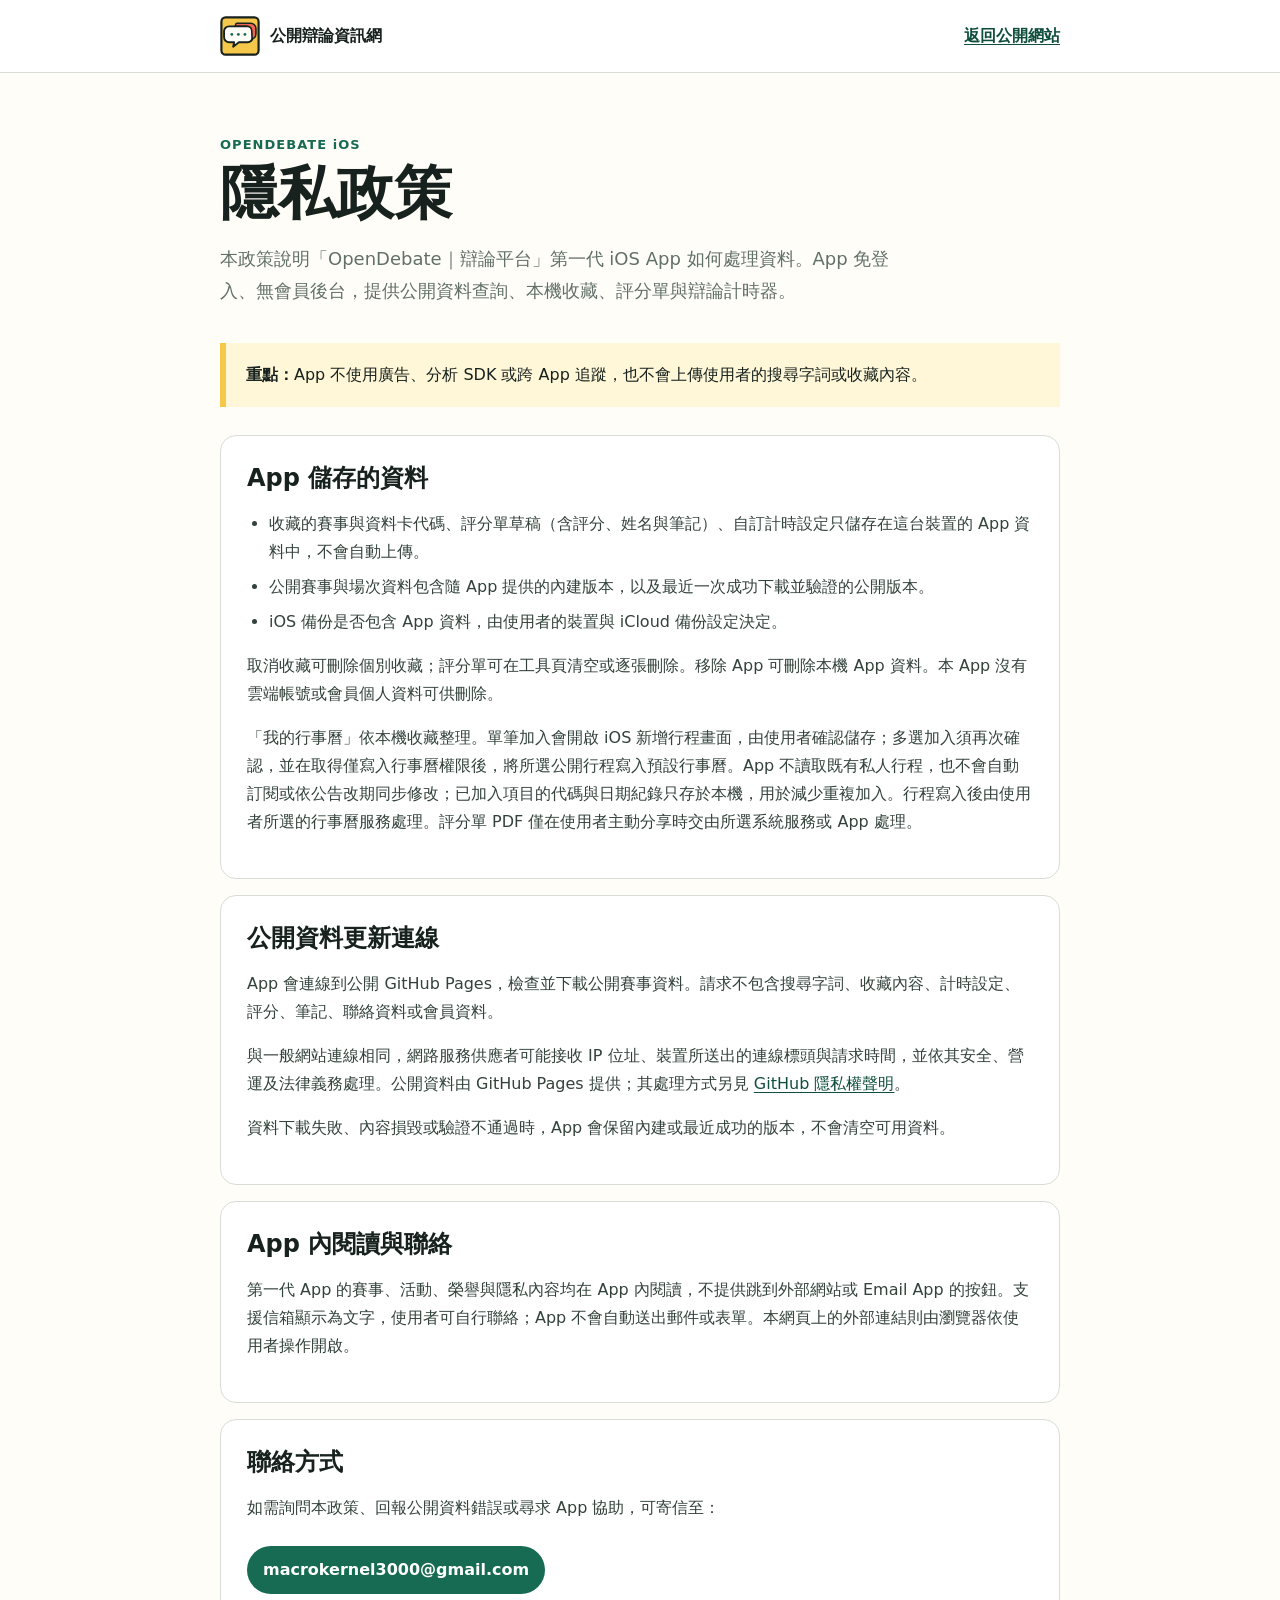
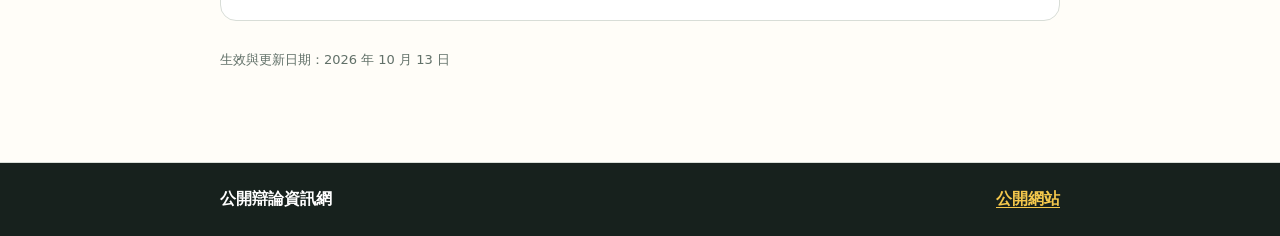
<file: privacy/index.html>
<!doctype html>
<html lang="zh-Hant">
<head>
  <meta charset="utf-8" />
  <meta name="viewport" content="width=device-width, initial-scale=1" />
  <title>iOS App 隱私政策｜公開辯論資訊網</title>
  <meta name="description" content="公開辯論資訊網 iOS App 第一代的隱私政策與資料處理說明。" />
  <link rel="canonical" href="https://macrokernel3000.github.io/opendebate/privacy/" />
  <link rel="icon" type="image/png" sizes="512x512" href="../assets/site-logo-512.png" />
  <link rel="stylesheet" href="../app-pages.css?v=20261013" />
</head>
<body>
  <a class="skip-link" href="#main">跳到主要內容</a>
  <header class="site-header">
    <div class="header-inner">
      <a class="brand" href="../"><img src="../assets/site-logo.svg" alt="" />公開辯論資訊網</a>
      <a class="back-link" href="../">返回公開網站</a>
    </div>
  </header>
  <main id="main">
    <p class="eyebrow">OPENDEBATE iOS</p>
    <h1>隱私政策</h1>
    <p class="lead">本政策說明「OpenDebate｜辯論平台」第一代 iOS App 如何處理資料。App 免登入、無會員後台，提供公開資料查詢、本機收藏、評分單與辯論計時器。</p>

    <p class="notice"><strong>重點：</strong>App 不使用廣告、分析 SDK 或跨 App 追蹤，也不會上傳使用者的搜尋字詞或收藏內容。</p>

    <section class="content-card">
      <h2>App 儲存的資料</h2>
      <ul>
        <li>收藏的賽事與資料卡代碼、評分單草稿（含評分、姓名與筆記）、自訂計時設定只儲存在這台裝置的 App 資料中，不會自動上傳。</li>
        <li>公開賽事與場次資料包含隨 App 提供的內建版本，以及最近一次成功下載並驗證的公開版本。</li>
        <li>iOS 備份是否包含 App 資料，由使用者的裝置與 iCloud 備份設定決定。</li>
      </ul>
      <p>取消收藏可刪除個別收藏；評分單可在工具頁清空或逐張刪除。移除 App 可刪除本機 App 資料。本 App 沒有雲端帳號或會員個人資料可供刪除。</p>
      <p>「我的行事曆」依本機收藏整理。單筆加入會開啟 iOS 新增行程畫面，由使用者確認儲存；多選加入須再次確認，並在取得僅寫入行事曆權限後，將所選公開行程寫入預設行事曆。App 不讀取既有私人行程，也不會自動訂閱或依公告改期同步修改；已加入項目的代碼與日期紀錄只存於本機，用於減少重複加入。行程寫入後由使用者所選的行事曆服務處理。評分單 PDF 僅在使用者主動分享時交由所選系統服務或 App 處理。</p>
    </section>

    <section class="content-card">
      <h2>公開資料更新連線</h2>
      <p>App 會連線到公開 GitHub Pages，檢查並下載公開賽事資料。請求不包含搜尋字詞、收藏內容、計時設定、評分、筆記、聯絡資料或會員資料。</p>
      <p>與一般網站連線相同，網路服務供應者可能接收 IP 位址、裝置所送出的連線標頭與請求時間，並依其安全、營運及法律義務處理。公開資料由 GitHub Pages 提供；其處理方式另見 <a href="https://docs.github.com/site-policy/privacy-policies/github-general-privacy-statement" target="_blank" rel="noopener">GitHub 隱私權聲明</a>。</p>
      <p>資料下載失敗、內容損毀或驗證不通過時，App 會保留內建或最近成功的版本，不會清空可用資料。</p>
    </section>

    <section class="content-card">
      <h2>App 內閱讀與聯絡</h2>
      <p>第一代 App 的賽事、活動、榮譽與隱私內容均在 App 內閱讀，不提供跳到外部網站或 Email App 的按鈕。支援信箱顯示為文字，使用者可自行聯絡；App 不會自動送出郵件或表單。本網頁上的外部連結則由瀏覽器依使用者操作開啟。</p>
    </section>

    <section class="content-card">
      <h2>聯絡方式</h2>
      <p>如需詢問本政策、回報公開資料錯誤或尋求 App 協助，可寄信至：</p>
      <a class="contact-button" href="mailto:macrokernel3000@gmail.com">macrokernel3000@gmail.com</a>
    </section>

    <p class="metadata">生效與更新日期：2026 年 10 月 13 日</p>
  </main>
  <footer><div class="footer-inner"><strong>公開辯論資訊網</strong><nav class="footer-links" aria-label="頁尾連結"><a href="../">公開網站</a></nav></div></footer>
</body>
</html>
</file>
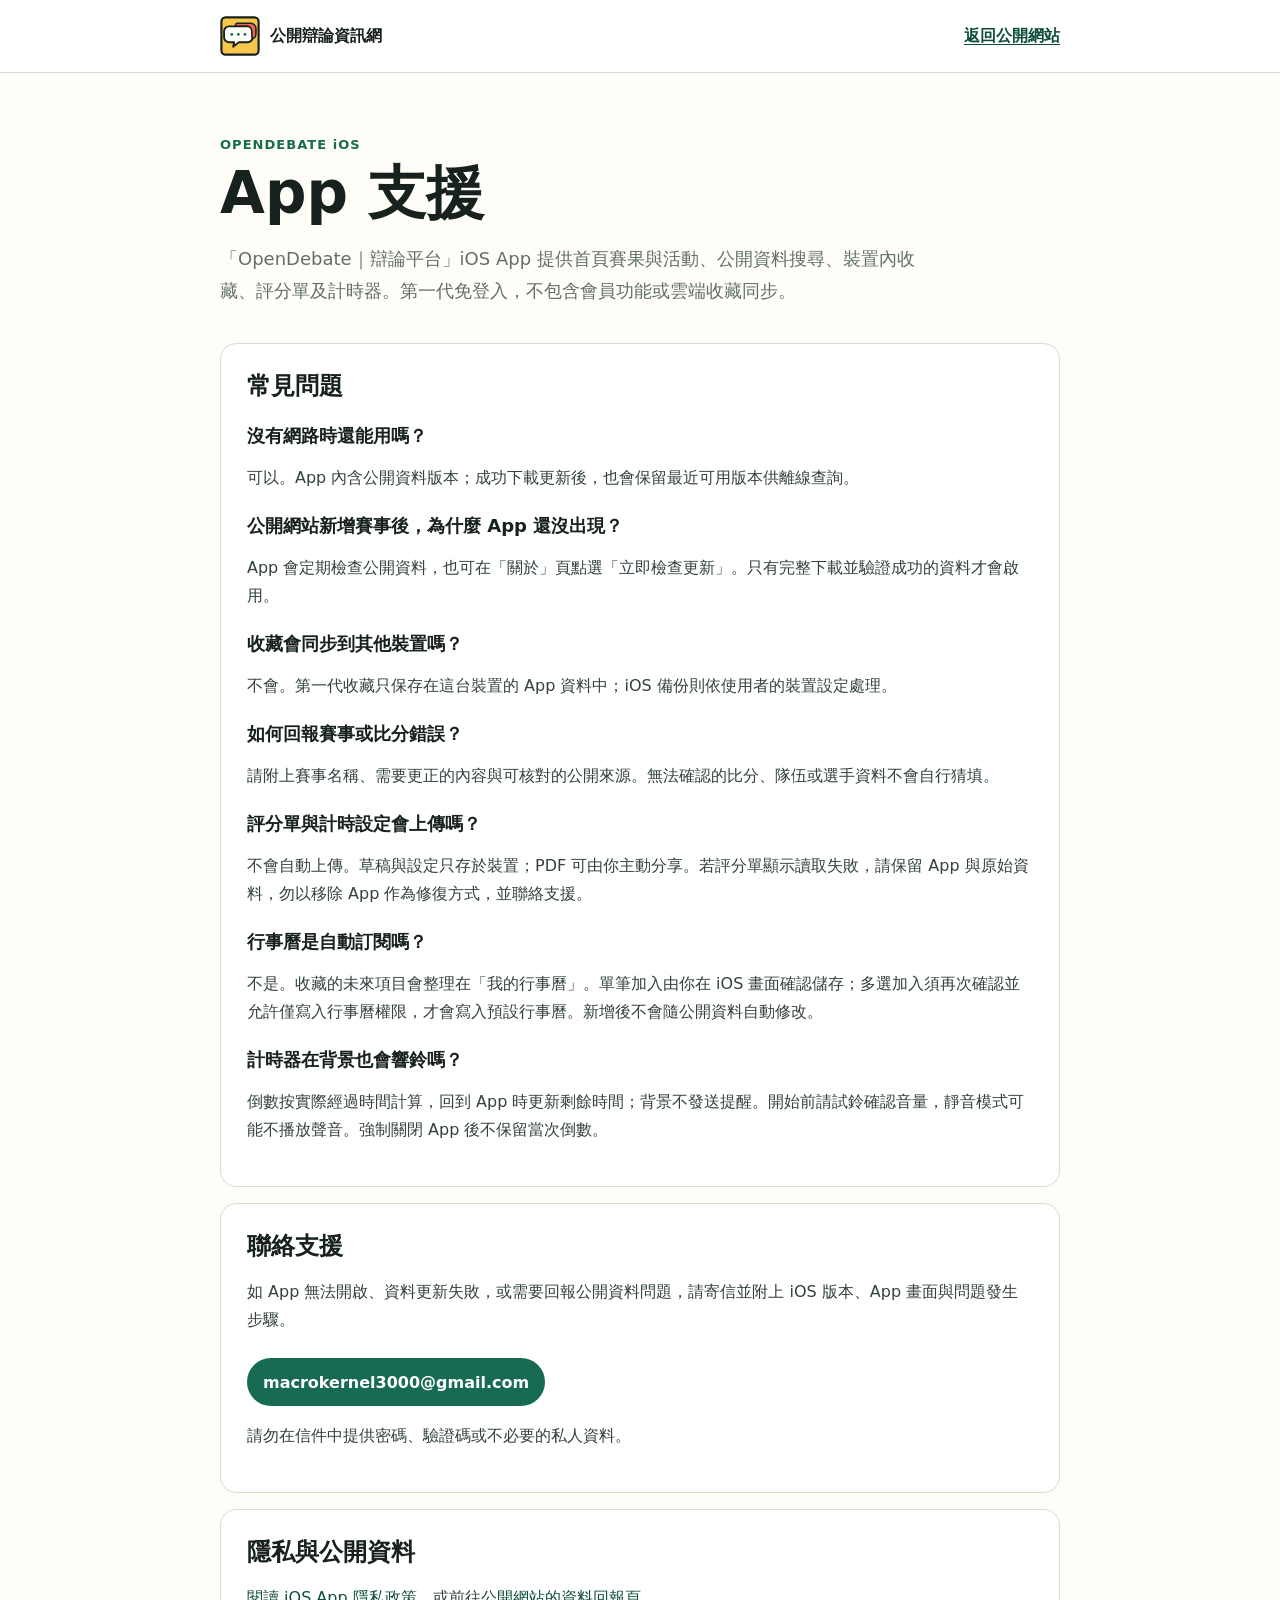
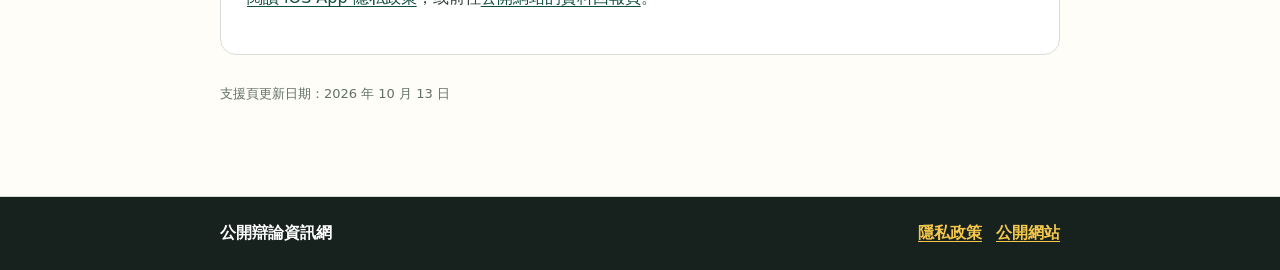
<file: support/index.html>
<!doctype html>
<html lang="zh-Hant">
<head>
  <meta charset="utf-8" />
  <meta name="viewport" content="width=device-width, initial-scale=1" />
  <title>iOS App 支援｜公開辯論資訊網</title>
  <meta name="description" content="公開辯論資訊網 iOS App 的使用說明、資料更正與支援聯絡方式。" />
  <link rel="canonical" href="https://macrokernel3000.github.io/opendebate/support/" />
  <link rel="icon" type="image/png" sizes="512x512" href="../assets/site-logo-512.png" />
  <link rel="stylesheet" href="../app-pages.css?v=20261013" />
</head>
<body>
  <a class="skip-link" href="#main">跳到主要內容</a>
  <header class="site-header">
    <div class="header-inner">
      <a class="brand" href="../"><img src="../assets/site-logo.svg" alt="" />公開辯論資訊網</a>
      <a class="back-link" href="../">返回公開網站</a>
    </div>
  </header>
  <main id="main">
    <p class="eyebrow">OPENDEBATE iOS</p>
    <h1>App 支援</h1>
    <p class="lead">「OpenDebate｜辯論平台」iOS App 提供首頁賽果與活動、公開資料搜尋、裝置內收藏、評分單及計時器。第一代免登入，不包含會員功能或雲端收藏同步。</p>

    <section class="content-card">
      <h2>常見問題</h2>
      <h3>沒有網路時還能用嗎？</h3>
      <p>可以。App 內含公開資料版本；成功下載更新後，也會保留最近可用版本供離線查詢。</p>
      <h3>公開網站新增賽事後，為什麼 App 還沒出現？</h3>
      <p>App 會定期檢查公開資料，也可在「關於」頁點選「立即檢查更新」。只有完整下載並驗證成功的資料才會啟用。</p>
      <h3>收藏會同步到其他裝置嗎？</h3>
      <p>不會。第一代收藏只保存在這台裝置的 App 資料中；iOS 備份則依使用者的裝置設定處理。</p>
      <h3>如何回報賽事或比分錯誤？</h3>
      <p>請附上賽事名稱、需要更正的內容與可核對的公開來源。無法確認的比分、隊伍或選手資料不會自行猜填。</p>
      <h3>評分單與計時設定會上傳嗎？</h3>
      <p>不會自動上傳。草稿與設定只存於裝置；PDF 可由你主動分享。若評分單顯示讀取失敗，請保留 App 與原始資料，勿以移除 App 作為修復方式，並聯絡支援。</p>
      <h3>行事曆是自動訂閱嗎？</h3>
      <p>不是。收藏的未來項目會整理在「我的行事曆」。單筆加入由你在 iOS 畫面確認儲存；多選加入須再次確認並允許僅寫入行事曆權限，才會寫入預設行事曆。新增後不會隨公開資料自動修改。</p>
      <h3>計時器在背景也會響鈴嗎？</h3>
      <p>倒數按實際經過時間計算，回到 App 時更新剩餘時間；背景不發送提醒。開始前請試鈴確認音量，靜音模式可能不播放聲音。強制關閉 App 後不保留當次倒數。</p>
    </section>

    <section class="content-card">
      <h2>聯絡支援</h2>
      <p>如 App 無法開啟、資料更新失敗，或需要回報公開資料問題，請寄信並附上 iOS 版本、App 畫面與問題發生步驟。</p>
      <a class="contact-button" href="mailto:macrokernel3000@gmail.com?subject=OpenDebate%20iOS%20App%20%E6%94%AF%E6%8F%B4">macrokernel3000@gmail.com</a>
      <p>請勿在信件中提供密碼、驗證碼或不必要的私人資料。</p>
    </section>

    <section class="content-card">
      <h2>隱私與公開資料</h2>
      <p><a href="../privacy/">閱讀 iOS App 隱私政策</a>，或前往<a href="../#reports">公開網站的資料回報頁</a>。</p>
    </section>

    <p class="metadata">支援頁更新日期：2026 年 10 月 13 日</p>
  </main>
  <footer><div class="footer-inner"><strong>公開辯論資訊網</strong><nav class="footer-links" aria-label="頁尾連結"><a href="../privacy/">隱私政策</a><a href="../">公開網站</a></nav></div></footer>
</body>
</html>
</file>
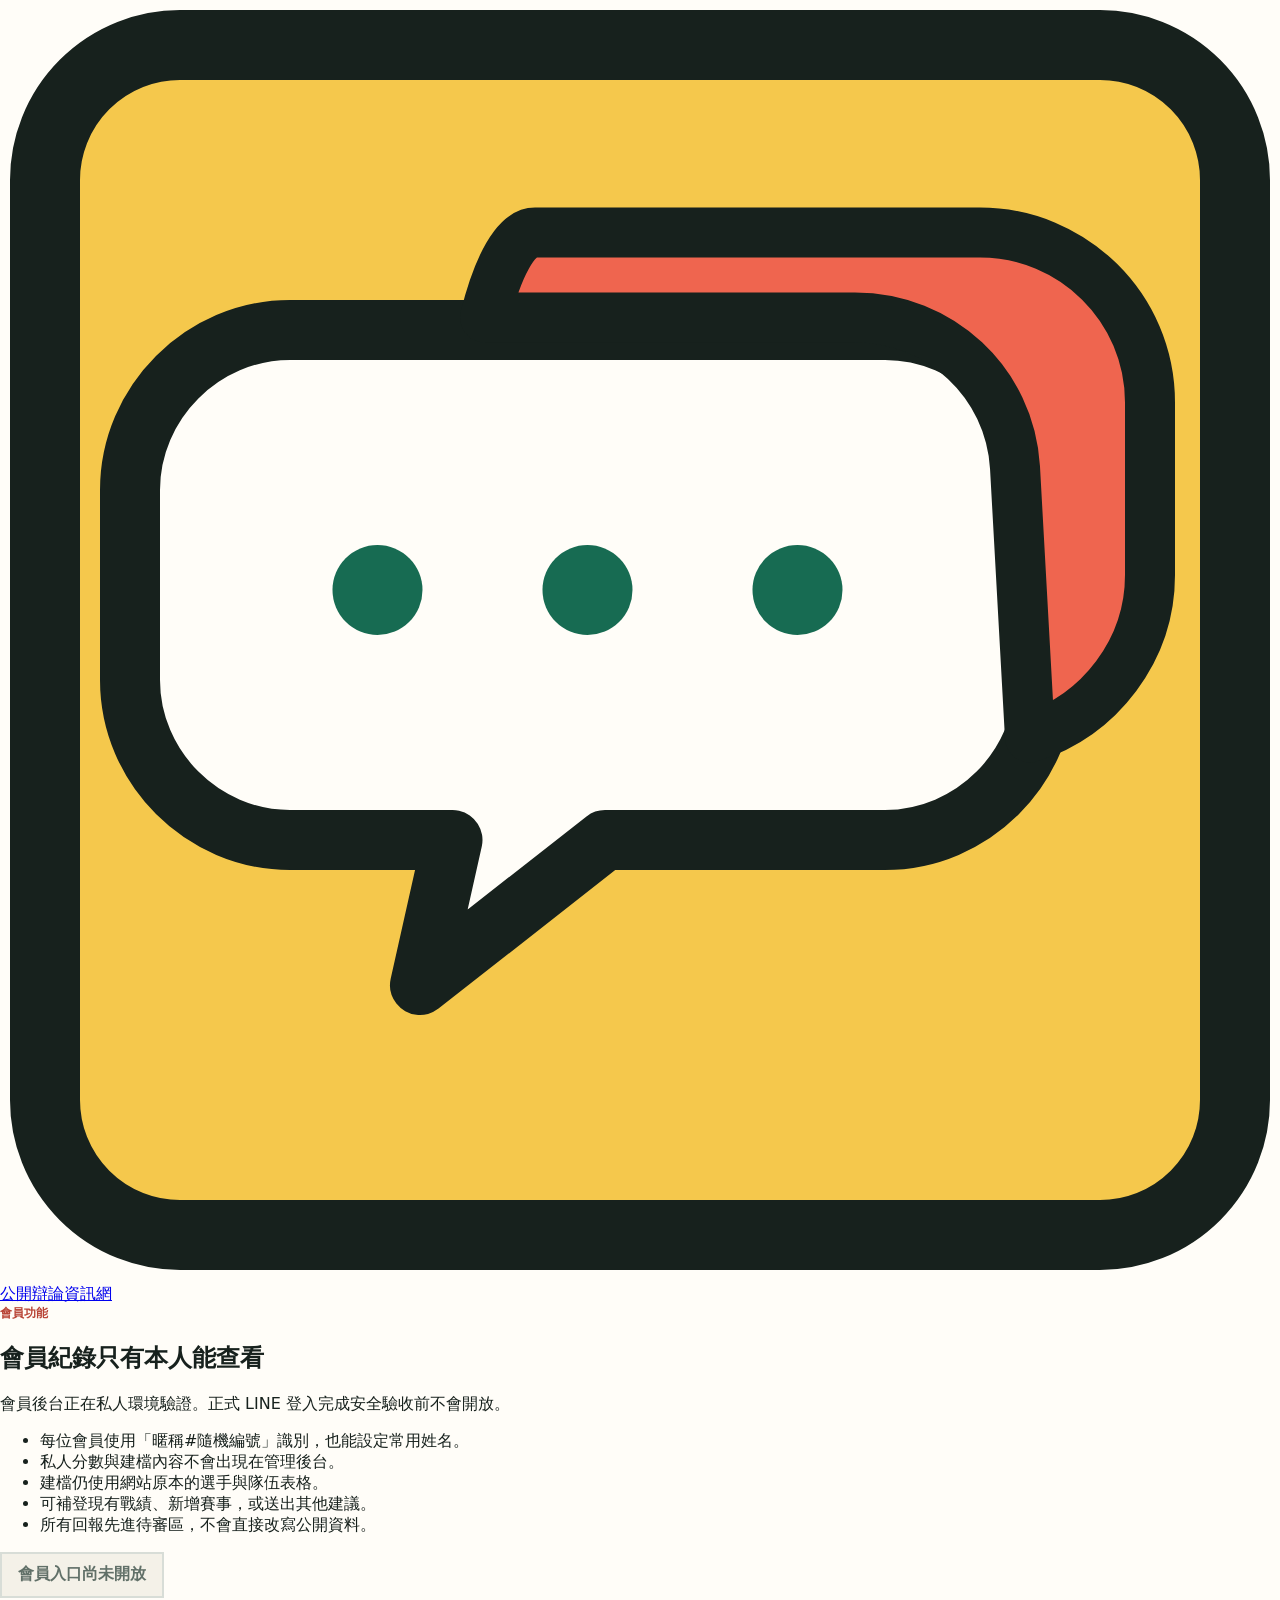
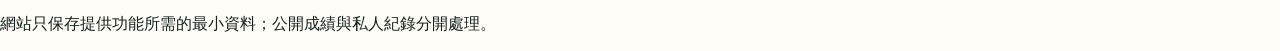
<file: member.html>
<!doctype html>
<html lang="zh-Hant">
<head>
  <meta charset="utf-8">
  <meta name="viewport" content="width=device-width, initial-scale=1">
  <meta name="robots" content="noindex,nofollow">
  <title>會員入口｜公開辯論資訊網</title>
  <link rel="icon" href="favicon.ico">
  <link rel="stylesheet" href="styles.css">
</head>
<body class="member-entry-page">
  <main class="member-entry-shell">
    <a class="member-entry-brand" href="./"><img src="assets/site-logo.svg" alt=""><span>公開辯論資訊網</span></a>
    <section class="member-entry-card" aria-labelledby="memberEntryTitle">
      <p class="kicker">會員功能</p>
      <h1 id="memberEntryTitle">會員紀錄只有本人能查看</h1>
      <p id="memberPortalStatus" aria-live="polite">正在確認會員服務狀態。</p>
      <ul>
        <li>每位會員使用「暱稱#隨機編號」識別，也能設定常用姓名。</li>
        <li>私人分數與建檔內容不會出現在管理後台。</li>
        <li>建檔仍使用網站原本的選手與隊伍表格。</li>
        <li>可補登現有戰績、新增賽事，或送出其他建議。</li>
        <li>所有回報先進待審區，不會直接改寫公開資料。</li>
      </ul>
      <a id="memberPortalLink" class="report-link is-disabled" aria-disabled="true">會員入口尚未開放</a>
      <p class="member-entry-note">網站只保存提供功能所需的最小資料；公開成績與私人紀錄分開處理。</p>
    </section>
  </main>
  <script src="js/member-config.js"></script>
  <script src="js/member-portal.js"></script>
</body>
</html>
</file>
<file: app-pages.css>
:root {
  --ink: #17211d;
  --muted: #617068;
  --paper: #fffdf8;
  --soft: #f4f1e8;
  --line: #d8ddd7;
  --green: #176b52;
  --green-dark: #0f4e3c;
  --yellow: #f5c84c;
}

* { box-sizing: border-box; }
body { margin: 0; background: var(--paper); color: var(--ink); font-family: system-ui, -apple-system, BlinkMacSystemFont, "Segoe UI", sans-serif; }
a { color: var(--green-dark); text-underline-offset: 3px; }
a:focus-visible { outline: 3px solid var(--yellow); outline-offset: 4px; }
.skip-link { position: fixed; z-index: 10; top: 8px; left: 8px; transform: translateY(-150%); border-radius: 8px; padding: 10px 14px; background: var(--ink); color: white; }
.skip-link:focus { transform: translateY(0); }
.site-header { border-bottom: 1px solid var(--line); background: #fff; }
.header-inner, main, .footer-inner { width: min(840px, calc(100% - 40px)); margin-inline: auto; }
.header-inner { min-height: 72px; display: flex; align-items: center; justify-content: space-between; gap: 20px; }
.brand { display: flex; align-items: center; gap: 10px; color: var(--ink); font-weight: 900; text-decoration: none; }
.brand img { width: 40px; height: 40px; }
.back-link { min-height: 44px; display: inline-flex; align-items: center; font-weight: 800; }
main { padding-block: 64px 80px; }
.eyebrow { margin: 0 0 10px; color: var(--green); font-size: 13px; font-weight: 900; letter-spacing: .08em; }
h1 { max-width: 720px; margin: 0; font-size: clamp(36px, 7vw, 58px); line-height: 1.08; }
.lead { max-width: 700px; margin: 18px 0 36px; color: var(--muted); font-size: 18px; line-height: 1.8; }
.notice { margin: 0 0 28px; border-left: 6px solid var(--yellow); padding: 18px 20px; background: #fff7d8; line-height: 1.7; }
.content-card { margin-top: 16px; border: 1px solid var(--line); border-radius: 16px; padding: 26px; background: white; }
.content-card h2 { margin: 0 0 12px; font-size: 24px; }
.content-card h3 { margin: 22px 0 8px; font-size: 18px; }
.content-card p, .content-card li { color: #33423b; line-height: 1.75; }
.content-card ul { padding-left: 22px; }
.content-card li + li { margin-top: 7px; }
.contact-button { min-height: 48px; max-width: 100%; display: inline-flex; align-items: center; overflow-wrap: anywhere; margin-top: 8px; border-radius: 999px; padding: 10px 16px; background: var(--green); color: white; font-weight: 900; text-decoration: none; }
.metadata { margin-top: 30px; color: var(--muted); font-size: 13px; }
footer { border-top: 1px solid var(--line); padding: 26px 0; background: var(--ink); color: white; }
.footer-inner { display: flex; justify-content: space-between; gap: 16px; }
.footer-links { display: flex; flex-wrap: wrap; gap: 14px; }
.footer-links a { color: var(--yellow); font-weight: 800; }

@media (max-width: 600px) {
  .header-inner { min-height: 64px; align-items: flex-start; flex-direction: column; gap: 4px; padding-block: 10px; }
  main { padding-block: 42px 60px; }
  .content-card { padding: 20px; }
  .footer-inner { flex-direction: column; }
}
</file>
<file: styles.css>
:root {
  --ink: #17211d;
  --muted: #617068;
  --paper: #fffdf8;
  --soft: #f4f1e8;
  --line: #d8ddd7;
  --green: #176b52;
  --green-dark: #0f4e3c;
  --coral: #ef654f;
  --coral-text: #b84335;
  --yellow: #f5c84c;
  --teal: #2c8c88;
  --white: #fff;
  --shadow: 0 12px 30px rgba(23, 33, 29, .1);
}

* { box-sizing: border-box; }
html { scroll-behavior: smooth; }
body { margin: 0; background: var(--paper); color: var(--ink); font-family: system-ui, -apple-system, BlinkMacSystemFont, "Segoe UI", sans-serif; }
button, input, select { font: inherit; }
button { color: inherit; }
.is-hidden { display: none !important; }
.page-shell { width: min(1180px, calc(100% - 40px)); margin-inline: auto; }
.skip-link { position: fixed; z-index: 200; top: 8px; left: 8px; transform: translateY(calc(-100% - 16px)); border: 2px solid var(--green-dark); border-radius: 8px; padding: 10px 14px; background: var(--paper); color: var(--green-dark); font-weight: 850; text-decoration: none; box-shadow: 0 4px 16px rgba(23, 33, 29, .2); }
.skip-link:focus { transform: translateY(0); outline: 3px solid var(--yellow); outline-offset: 2px; }

.site-header { position: sticky; z-index: 50; top: 0; min-height: 66px; display: flex; align-items: center; justify-content: space-between; gap: 20px; padding: 0 max(20px, calc((100vw - 1180px) / 2)); border-bottom: 1px solid rgba(23, 33, 29, .12); background: var(--paper); }
.site-update-notice { display: flex; align-items: center; justify-content: center; flex-wrap: wrap; gap: 8px 14px; border-bottom: 1px solid #c5ddd0; padding: 10px 20px; background: #e9f5ee; color: var(--green-dark); text-align: center; }
.site-update-notice[hidden] { display: none; }
.site-update-notice p { margin: 0; font-size: 14px; font-weight: 750; }
.site-update-notice button { min-height: 44px; border: 1px solid var(--green); border-radius: 999px; padding: 0 16px; background: var(--green); color: #fff; font-weight: 800; cursor: pointer; }
.site-update-notice button:hover, .site-update-notice button:focus-visible { outline: 2px solid var(--green-dark); outline-offset: 2px; background: var(--green-dark); }
.site-update-notice .site-update-dismiss { border-color: transparent; background: transparent; color: var(--green-dark); text-decoration: underline; text-underline-offset: 3px; }
.site-update-notice .site-update-dismiss:hover, .site-update-notice .site-update-dismiss:focus-visible { background: #d8eadf; }
.brand { display: flex; min-height: 44px; align-items: center; gap: 10px; color: var(--ink); text-decoration: none; font-weight: 900; cursor: pointer; }
.brand:hover .brand-mark, .brand:focus-visible .brand-mark { transform: rotate(3deg) scale(1.05); }
.brand-mark { display: grid; width: 38px; height: 38px; place-items: center; transform: rotate(-3deg); }
.brand-mark img { width: 100%; height: 100%; display: block; }
.main-nav { display: flex; align-self: stretch; }
.nav-button { min-width: 72px; border: 0; border-bottom: 3px solid transparent; background: transparent; cursor: pointer; font-weight: 800; }
.nav-button:hover, .nav-button.is-active { color: var(--green); border-bottom-color: var(--coral); }

.hero { position: relative; height: clamp(390px, 57vh, 570px); min-height: 390px; overflow: hidden; background: var(--green); }
.hero img { width: 100%; height: 100%; object-fit: cover; object-position: center; }
.hero-shade { position: absolute; inset: 0 auto 0 0; width: 58%; background: rgba(8, 35, 28, .88); }
.hero-content { position: absolute; inset: 0; width: min(1180px, calc(100% - 40px)); margin: auto; display: flex; flex-direction: column; justify-content: center; align-items: flex-start; color: white; }
.hero-content .eyebrow { color: var(--yellow); }
.eyebrow, .kicker { margin: 0 0 8px; color: var(--coral-text); font-size: 12px; font-weight: 950; letter-spacing: 0; }
.hero h1 { max-width: 760px; margin: 0; font-size: clamp(34px, 4.3vw, 56px); line-height: 1.12; letter-spacing: 0; }
.hero-introduction { max-width: 760px; margin: 14px 0 20px; }
.hero-introduction p { margin: 2px 0; font-size: clamp(14px, 1.35vw, 17px); line-height: 1.65; }
.hero-search { display: flex; align-items: center; gap: 9px; min-height: 48px; border: 2px solid var(--ink); padding: 0 18px; background: var(--yellow); cursor: pointer; font-weight: 900; box-shadow: 5px 5px 0 var(--coral); }
.hero-search:hover { transform: translate(2px, 2px); box-shadow: 3px 3px 0 var(--coral); }

.stats-band { display: grid; grid-template-columns: repeat(4, 1fr); width: min(1180px, calc(100% - 40px)); margin: -34px auto 0; position: relative; z-index: 2; border: 2px solid var(--ink); background: var(--white); box-shadow: 7px 7px 0 var(--yellow); }
.stat-item { padding: 17px 20px; border-right: 1px solid var(--line); }
.stat-item:last-child { border-right: 0; }
.stat-item span { display: block; color: var(--muted); font-size: 12px; font-weight: 800; }
.stat-item strong { display: block; margin-top: 2px; font-size: 27px; }

.section-heading { display: flex; align-items: end; justify-content: space-between; gap: 20px; margin-bottom: 22px; }
.section-heading h1, .section-heading h2, .page-intro h1, .search-stage h1 { margin: 0; font-size: clamp(28px, 4vw, 42px); line-height: 1.15; }
h1[tabindex="-1"]:focus, h2[tabindex="-1"]:focus { outline: 0; text-decoration: underline; text-decoration-color: var(--yellow); text-decoration-thickness: 3px; text-underline-offset: 8px; }
.text-link { border: 0; padding: 8px 0; background: transparent; color: var(--green); cursor: pointer; font-weight: 900; }
.timeline-band { margin-top: 0; padding: 64px 0 72px; overflow: hidden; background: var(--green-dark); color: white; }
.timeline-band .kicker { color: var(--yellow); }
.timeline-band .section-note { color: #d6e5de; }
.upcoming-events-section { padding-block: 34px 44px; }
.upcoming-section-heading { display: flex; align-items: center; justify-content: space-between; gap: 18px; margin-bottom: 18px; }
.upcoming-section-heading > .section-heading { margin: 0; }
.upcoming-section-heading .section-heading h2 { font-size: clamp(24px, 3vw, 34px); }
.calendar-link-section { display: flex; align-items: center; justify-content: flex-end; gap: 12px; }
.calendar-subscribe-button { display: inline-flex; min-height: 44px; align-items: center; justify-content: center; border: 1px solid var(--green); border-radius: 999px; padding: 0 16px; background: var(--green); color: #fff; font-size: 13px; font-weight: 850; text-decoration: none; white-space: nowrap; }
.calendar-subscribe-button:hover, .calendar-subscribe-button:focus-visible { outline: 2px solid var(--green-dark); outline-offset: 2px; background: var(--green-dark); }
.calendar-platform-note { display: grid; gap: 3px; max-width: 310px; margin: 0; color: var(--muted); font-size: 11px; line-height: 1.4; }
.upcoming-events-grid { display: grid; grid-template-columns: repeat(auto-fit, minmax(min(100%, 280px), 1fr)); grid-auto-flow: row; gap: 10px; margin-right: 0; padding: 2px 2px 12px; overflow: visible; }
.mobile-upcoming-card { display: flex; min-width: 0; min-height: 142px; flex-direction: column; align-items: flex-start; gap: 4px; border: 1px solid #e5d07e; border-radius: 13px; padding: 11px 12px; background: #fff6d5; color: #28352b; text-align: left; cursor: pointer; scroll-snap-align: start; }
.mobile-upcoming-card:nth-child(even) { background: #ffefb7; border-color: #ddc25e; }
.mobile-upcoming-card--activity, .mobile-upcoming-card--activity:nth-child(even) { border-color: #bfd9d5; background: #eaf4f2; }
.mobile-upcoming-card:hover, .mobile-upcoming-card:focus-visible { outline: 2px solid var(--green); outline-offset: 2px; }
.mobile-upcoming-kind { color: #28766d; font-size: 10px; font-weight: 900; letter-spacing: .04em; }
.mobile-upcoming-date { color: var(--green-dark); font-size: 12px; font-weight: 900; }
.mobile-upcoming-card h3 { margin: 1px 0 2px; overflow-wrap: anywhere; font-size: 14px; line-height: 1.3; }
.mobile-upcoming-location { width: 100%; overflow-wrap: anywhere; color: #645c40; font-size: 12px; line-height: 1.35; }
.mobile-upcoming-location b { margin-right: 4px; color: var(--green-dark); }
.upcoming-key-dates { margin: 18px 0 28px; border: 1px solid var(--line); border-left: 6px solid var(--yellow); padding: 16px 18px; background: #fffaf0; }
.upcoming-key-dates h3 { margin: 0 0 10px; font-size: 18px; }
.upcoming-key-dates ul { display: grid; gap: 8px; margin: 0; padding: 0; list-style: none; }
.upcoming-key-dates li { display: grid; grid-template-columns: minmax(118px, auto) 1fr; gap: 12px; align-items: start; font-size: 13px; }
.upcoming-key-dates time { color: var(--green-dark); font-weight: 850; }
.upcoming-key-dates li p { margin: 3px 0 0; color: var(--muted); }
.upcoming-schedule-image { margin: 0 0 28px; border: 1px solid var(--line); padding: 18px; background: #fff; }
.upcoming-schedule-image h2, .upcoming-schedule-image h3 { margin: 0 0 12px; }
.upcoming-schedule-image img { display: block; width: 100%; height: auto; border: 1px solid var(--line); background: #f7f7f7; }
.upcoming-schedule-image p { margin: 10px 0 8px; color: var(--muted); font-size: 13px; }
.upcoming-schedule-image > a:last-child, .upcoming-related-links a { font-weight: 800; color: var(--green-dark); }
.calendar-help-dialog { width: min(460px, calc(100vw - 32px)); border: 0; border-radius: 18px; padding: 0; color: var(--ink); box-shadow: 0 18px 70px #10251e55; }
.calendar-help-dialog::backdrop { background: #10251e88; }
.calendar-help-card { display: grid; gap: 12px; padding: 22px; }
.calendar-help-card h2 { margin: 0; font-size: 20px; }
.calendar-help-card p { margin: 0; color: var(--muted); font-size: 14px; line-height: 1.6; }
.calendar-help-card label { color: var(--green-dark); font-size: 12px; font-weight: 850; }
.calendar-help-card input { width: 100%; box-sizing: border-box; border: 1px solid var(--line); border-radius: 9px; padding: 10px; color: var(--ink); font-size: 12px; }
.calendar-help-actions { display: flex; justify-content: flex-end; gap: 8px; }
.calendar-help-actions button { min-height: 44px; border: 1px solid var(--green); border-radius: 999px; padding: 0 16px; background: var(--green); color: white; font-weight: 800; cursor: pointer; }
.calendar-help-actions .calendar-help-close { border-color: var(--line); background: white; color: var(--ink); }
.calendar-copy-status { min-height: 16px; color: var(--green-dark); font-size: 12px; }
.event-timeline { position: relative; width: 100%; min-width: 0; display: grid; grid-auto-flow: column; grid-auto-columns: 168px; gap: 0; padding: 64px 24px 32px; overflow-x: auto; overflow-y: hidden; cursor: grab; user-select: none; scrollbar-width: auto; scrollbar-color: var(--coral) rgba(255, 255, 255, .16); overscroll-behavior-inline: contain; }
.event-timeline::-webkit-scrollbar { height: 12px; }
.event-timeline::-webkit-scrollbar-track { background: rgba(255, 255, 255, .16); }
.event-timeline::-webkit-scrollbar-thumb { border: 3px solid var(--green-dark); border-radius: 10px; background: var(--coral); }
.event-timeline.is-dragging { cursor: grabbing; user-select: none; }
.timeline-node { position: relative; width: 168px; min-height: 146px; display: grid; grid-template-rows: 24px 54px auto; justify-items: center; border: 0; padding: 0 10px; background: transparent; color: white; cursor: pointer; text-align: center; }
.timeline-node::before { content: ""; position: absolute; z-index: 1; top: 27px; right: 0; left: 0; height: 3px; background: rgba(255, 255, 255, .38); }
.event-timeline > .timeline-node { --timeline-accent: #66c6b4; }
.event-timeline > .timeline-upcoming-node { --timeline-accent: #f4cc5e; }
.timeline-date { color: var(--timeline-accent, #d6e5de); font-size: 11px; font-weight: 800; }
.timeline-dot { position: relative; z-index: 2; display: grid; width: 25px; height: 25px; margin-top: 15px; place-items: center; border: 4px solid var(--timeline-accent, var(--yellow)); border-radius: 50%; background: var(--green-dark); color: var(--timeline-accent, var(--yellow)); font-size: 9px; transition: transform .18s ease, background .18s ease; }
.timeline-name { max-width: 150px; margin-top: 8px; font-size: 12px; font-weight: 850; line-height: 1.45; }
.timeline-upcoming-node { grid-template-rows: 24px 54px auto auto; cursor: pointer; }
.timeline-upcoming-node::before { background: color-mix(in srgb, var(--timeline-accent) 72%, white); }
.timeline-upcoming-node .timeline-dot { background: var(--timeline-accent); color: var(--ink); }
.timeline-upcoming-label { margin-top: 2px; border-radius: 999px; padding: 3px 8px; background: var(--timeline-accent); color: var(--ink); font-size: 9px; font-weight: 900; }
.timeline-upcoming-node .timeline-name { grid-row: 4; margin-top: 5px; }
.timeline-tooltip { position: absolute; z-index: 5; left: 50%; bottom: calc(100% - 17px); width: 190px; display: grid; gap: 3px; transform: translate(-50%, 8px); border: 2px solid var(--ink); padding: 12px; background: var(--yellow); color: var(--ink); box-shadow: 5px 5px 0 var(--coral); opacity: 0; pointer-events: none; transition: opacity .18s ease, transform .18s ease; }
.timeline-tooltip small { color: #7a3c31; font-size: 10px; font-style: normal; font-weight: 900; }
.timeline-tooltip strong { overflow-wrap: anywhere; font-size: 14px; }
.timeline-tooltip em { color: var(--muted); font-size: 10px; font-style: normal; }
.timeline-node:not(.timeline-upcoming-node):hover .timeline-dot, .timeline-node:not(.timeline-upcoming-node):focus-visible .timeline-dot { transform: scale(1.25); background: var(--timeline-accent, var(--coral)); }
.timeline-node:hover .timeline-tooltip, .timeline-node:focus-visible .timeline-tooltip { transform: translate(-50%, 0); opacity: 1; }
.timeline-node:focus-visible { outline: 2px solid var(--yellow); outline-offset: 4px; }

.collected-events { padding-top: 76px; padding-bottom: 84px; }
.event-grid { display: grid; grid-template-columns: repeat(3, minmax(0, 1fr)); gap: 16px; align-items: stretch; }
@media (min-width: 901px) {
  .timeline-band .page-shell { width: min(1440px, calc(100% - 40px)); }
  .collected-events .event-grid { max-height: 1200px; overflow-y: auto; overscroll-behavior: contain; border: 1px solid #d9e2dc; border-radius: 14px; padding: 16px; background: #f8faf8; scrollbar-color: var(--green) #e8eee9; scrollbar-width: thin; }
  .collected-events .event-grid::-webkit-scrollbar { width: 10px; }
  .collected-events .event-grid::-webkit-scrollbar-track { border-radius: 999px; background: #e8eee9; }
  .collected-events .event-grid::-webkit-scrollbar-thumb { border: 2px solid #e8eee9; border-radius: 999px; background: var(--green); }
}
.event-card { position: relative; min-height: 226px; display: flex; flex-direction: column; justify-content: flex-start; gap: 8px; border: 1px solid #d9e2dc; border-top: 3px solid var(--green); border-radius: 13px; padding: 17px 18px 15px; background: linear-gradient(145deg, #fff 0%, #fffefa 100%); cursor: pointer; text-align: left; overflow: hidden; box-shadow: 0 4px 14px rgba(32,54,43,.055); transition: transform .18s ease, box-shadow .18s ease, border-color .18s ease; }
.event-card:hover { border-color: var(--green); transform: translateY(-3px); box-shadow: 0 10px 22px rgba(32,54,43,.11); }
.event-date { color: #bd5d4e; font-size: 12px; font-variant-numeric: tabular-nums; font-weight: 850; }
.event-date-basis { display: block; margin-top: 4px; color: #68756f; font-size: 12px; line-height: 1.45; }
.event-card h3 { margin: 2px 0 5px; color: #263a31; font-size: 17px; line-height: 1.4; }
.event-card-body { align-self: stretch; }
.event-card-topics { display: grid; gap: 4px; margin: 0 0 3px; }
.event-card-honors { display: grid; gap: 5px; margin: 1px 0 2px; padding: 0; list-style: none; }
.event-card-honors li { display: flex; min-width: 0; align-items: center; gap: 8px; color: #314239; font-size: 12px; font-weight: 750; line-height: 1.25; }
.event-card-honors .trophy-medal { width: 23px; height: 23px; flex: 0 0 23px; border-radius: 7px; font-size: 11px; }
.event-honor-recipient { min-width: 0; overflow: hidden; text-overflow: ellipsis; white-space: nowrap; }
.event-card-topic { display: -webkit-box; margin: 0; overflow: hidden; color: var(--muted); font-size: 11px; font-weight: 700; line-height: 1.5; -webkit-box-orient: vertical; -webkit-line-clamp: 2; }
.event-card-topic span { color: var(--green); font-weight: 900; }
.event-card-meta { display: flex; gap: 12px; color: var(--muted); font-size: 12px; font-weight: 750; }
.person-icon, .player-icon, .leaderboard-mic { display: inline-grid; width: 30px; height: 30px; place-items: center; margin-right: 7px; border-radius: 50%; background: var(--yellow); font-family: "Apple Color Emoji", "Segoe UI Emoji", sans-serif; font-size: 19px; line-height: 1; vertical-align: middle; }
.entity-card h3 .person-icon, .entity-card h3 .player-icon { display: inline-grid; font-size: 19px; }

.leaderboard-band { --rank-bg: #e4f0e9; --rank-border: #bfd6c8; --rank-panel: #fff; padding: 68px 0 82px; background: var(--rank-bg); border-top: 1px solid var(--rank-border); transition: background-color .25s ease, border-color .25s ease; }
.leaderboard-band[data-range="all"] { --rank-bg: #fff2c9; --rank-border: #e2c866; --rank-panel: #fffdf6; }
.section-note { margin: 0; color: var(--muted); font-size: 13px; }
.leaderboard-scroll { display: grid; grid-template-columns: repeat(3, minmax(300px, 1fr)); gap: 18px; align-items: start; }
.leaderboard-panel { border-top: 7px solid var(--green); padding: 22px; background: var(--rank-panel, white); box-shadow: var(--shadow); transition: background-color .25s ease; }
.leaderboard-panel.teal { border-top-color: var(--teal); }
.leaderboard-panel.coral { border-top-color: var(--coral); }
.leaderboard-panel h3 { margin: 0 0 12px; font-size: 20px; }
.olympic-panel { margin-bottom: 18px; }
.mobile-honor-ranking { display: none; }
.mobile-olympic-filters { display: none; }
.olympic-filters { display: flex; flex-wrap: wrap; gap: 7px; margin: 0 0 14px; }
.olympic-filter { display: inline-flex; min-height: 36px; align-items: center; gap: 6px; border: 1px solid var(--line); border-radius: 999px; padding: 4px 11px; background: white; color: var(--ink); font-size: 12px; font-weight: 800; cursor: pointer; }
.olympic-filter .trophy-medal { width: 22px; height: 22px; border-radius: 7px; font-size: 10px; }
.olympic-filter.is-active { border-color: var(--green); background: #e5f0e9; color: var(--green-dark); box-shadow: inset 0 0 0 1px var(--green); }
.leaderboard-band[data-range="all"] .olympic-filter.is-active { border-color: #a87800; background: #fff0bd; color: #614b08; box-shadow: inset 0 0 0 1px #a87800; }
.olympic-table-wrap { max-width: 100%; overflow-x: auto; overscroll-behavior-inline: contain; scrollbar-color: var(--green) transparent; }
.olympic-table { width: 100%; min-width: 760px; border-collapse: collapse; background: white; font-size: 13px; }
.olympic-table th, .olympic-table td { height: 46px; border-bottom: 1px solid var(--line); padding: 7px 10px; text-align: center; white-space: nowrap; }
.olympic-table thead th { height: 42px; background: #f5f4ed; color: var(--muted); font-size: 11px; font-weight: 850; }
.olympic-table thead .olympic-group-head th { height: 36px; border-bottom: 1px solid #c9d9ce; background: #e8f1eb; color: var(--green-dark); }
.olympic-table thead .olympic-group-head th[rowspan="2"] { background: #f5f4ed; color: var(--muted); }
.olympic-table thead .olympic-detail-head th { height: 34px; background: #f5f4ed; }
.olympic-table thead th[rowspan="2"] { min-width: 0; }
.olympic-table thead th[rowspan="2"]:nth-last-child(2) { min-width: 176px; white-space: normal; line-height: 1.35; }
.olympic-table .school-column { min-width: 165px; text-align: left; }
.olympic-table tbody .school-column { color: var(--ink); font-size: 13px; font-weight: 850; }
.medal-sort { display: inline-flex; align-items: center; gap: 3px; border: 0; padding: 4px; background: transparent; color: inherit; font: inherit; cursor: pointer; }
.medal-sort:hover, .medal-sort:focus-visible { color: var(--green-dark); text-decoration: underline; text-underline-offset: 3px; }
.medal-cell { min-width: 56px; }
.medal-cell .trophy-medal { display: inline-grid; width: 22px; height: 22px; margin-right: 4px; border-radius: 7px; font-size: 9px; vertical-align: middle; }
.medal-cell strong { font-variant-numeric: tabular-nums; }
.award-symbol-cell { min-width: 88px; }
.award-symbol-group { display: inline-flex; align-items: center; gap: 3px; margin: 0 3px; font-variant-numeric: tabular-nums; }
.award-symbol-group .trophy-medal { display: inline-grid; width: 22px; height: 22px; border-radius: 7px; font-size: 10px; }
.award-symbol-group strong { font-size: 12px; }
.total-honors-cell { min-width: 176px; background: #fbf7e9; color: var(--green-dark); font-variant-numeric: tabular-nums; }
.total-honors-cell strong { font-size: 15px; }
.medal-sort.is-sort-primary { color: var(--green-dark); font-weight: 950; }
.leaderboard-band[data-range="all"] .medal-sort.is-sort-primary { color: #825f00; }
.rank-position { color: var(--muted); font-variant-numeric: tabular-nums; font-weight: 800; }
.olympic-empty { padding: 24px !important; color: var(--muted); text-align: center !important; }
.leaderboard-controls { display: flex; align-items: center; justify-content: space-between; gap: 12px; margin: -8px 0 16px; color: var(--muted); font-size: 12px; }
.leaderboard-range-legend { display: flex; align-items: center; gap: 6px; }
.leaderboard-range-legend i { width: 10px; height: 10px; border-radius: 50%; background: #176b52; box-shadow: 0 0 0 3px #c7e1d2; }
.leaderboard-band[data-range="all"] .leaderboard-range-legend i { background: #bb8b12; box-shadow: 0 0 0 3px #f4dfa0; }
.honor-range-toggle { min-height: 40px; border: 1px solid #176b52; border-radius: 999px; padding: 0 16px; background: #176b52; color: white; font-size: 12px; font-weight: 850; cursor: pointer; transition: background-color .2s ease, color .2s ease, border-color .2s ease; }
.honor-range-toggle.is-all-years { border-color: #a87800; background: #f4d66e; color: #493900; box-shadow: 0 2px 0 #d6b348; }
.ranking-list { margin: 0; padding: 0; list-style: none; counter-reset: ranking; }
.ranking-list li { counter-increment: ranking; display: grid; grid-template-columns: 36px 1fr auto; align-items: center; gap: 10px; min-height: 52px; border-bottom: 1px solid var(--line); }
.ranking-list li::before { content: counter(ranking); display: grid; width: 28px; height: 28px; place-items: center; border-radius: 50%; background: var(--soft); font-size: 12px; font-weight: 900; }
.ranking-list li:first-child::before { background: var(--yellow); }
.ranking-list li strong { font-size: 14px; }
.ranking-list li span { color: var(--muted); font-size: 12px; }
.rank-count { color: var(--green) !important; font-weight: 900; }

.page-intro { padding: 64px 0 32px; }
.page-intro > p:last-child { max-width: 600px; color: var(--muted); line-height: 1.7; }
.event-browser { padding-bottom: 36px; }
.event-finder { border: 1px solid var(--line); border-top: 7px solid var(--green); padding: 22px; background: white; box-shadow: var(--shadow); }
.event-finder-heading { display: flex; align-items: center; justify-content: space-between; gap: 18px; }
.event-finder-heading h2 { margin: 0; font-size: 22px; }
.event-finder-heading p { margin: 6px 0 0; color: var(--muted); font-size: 13px; line-height: 1.6; }
.event-finder-heading span { color: var(--muted); font-size: 12px; font-weight: 800; }
.event-filter-controls { display: grid; grid-template-columns: minmax(170px, 1.6fr) repeat(3, minmax(130px, .8fr)); gap: 10px; margin-top: 18px; }
.event-search-field, .event-year-field, .event-sort-field { display: grid; min-width: 0; gap: 7px; color: var(--muted); font-size: 12px; font-weight: 850; }
.event-search-field input, .event-year-field select, .event-sort-field select { width: 100%; min-height: 50px; border: 2px solid var(--ink); border-radius: 0; padding: 0 12px; background: white; color: var(--ink); font: inherit; }
.event-finder-results { display: grid; grid-template-columns: repeat(3, minmax(0, 1fr)); gap: 10px; max-height: 330px; margin-top: 14px; padding-right: 4px; overflow-y: auto; }
.event-result-card { display: grid; gap: 5px; min-height: 112px; border: 1px solid var(--line); padding: 14px; background: var(--paper); cursor: pointer; text-align: left; }
.event-result-card:hover, .event-result-card:focus-visible { border-color: var(--green); background: var(--soft); box-shadow: 3px 3px 0 var(--yellow); }
.event-result-year { color: var(--coral-text); font-size: 11px; font-weight: 900; }
.event-result-card strong { line-height: 1.45; }
.event-result-card small { align-self: end; color: var(--muted); }
.event-finder-empty { grid-column: 1 / -1; padding: 28px; color: var(--muted); text-align: center; }
.overview-page { padding-bottom: 84px; }
.overview-tabs { display: flex; gap: 8px; margin-bottom: 22px; border-bottom: 2px solid var(--ink); }
.overview-stats-frame { border: 1px solid #d5e2da; border-top: 6px solid var(--green); padding: clamp(18px, 3vw, 32px); background: linear-gradient(145deg, #fff 0%, #f9fbf8 100%); box-shadow: 0 12px 32px rgba(16, 57, 43, .08); }
.overview-stats-toolbar { align-items: end; gap: 28px; }
.overview-stats-toolbar h2 { color: var(--ink); font-size: clamp(24px, 3vw, 32px); }
.overview-stats-toolbar p { color: var(--muted); }
.overview-stats-eyebrow { margin: 0 0 6px !important; color: var(--coral-text) !important; font-size: 10px; font-weight: 900; letter-spacing: .12em; }
.overview-stats-controls { display: grid; grid-template-columns: minmax(210px, 1fr); gap: 10px; width: min(250px, 100%); }
.overview-stats-years { display: flex; flex-wrap: wrap; gap: 8px; margin: 20px 0 0; }
.overview-year-toggle { display: inline-flex; align-items: center; gap: 7px; min-height: 36px; border: 1px solid #d8e2db; border-radius: 999px; padding: 0 12px; background: #fff; color: var(--ink); cursor: pointer; font-size: 12px; font-weight: 850; transition: background .15s ease, border-color .15s ease; }
.overview-year-toggle:has(input:checked) { border-color: var(--green); background: #edf5f0; }
.overview-year-toggle input { width: 15px; height: 15px; margin: 0; accent-color: var(--green); cursor: pointer; }
.overview-year-toggle i, .overview-stats-year-value > i { display: inline-block; width: 18px; height: 3px; border-radius: 9px; background: var(--year-color); }
.overview-stats-years + .overview-stats-meta { margin-top: 14px; }
.overview-stats-meta { margin: 24px 0 10px; color: var(--green-dark); font-size: 13px; font-weight: 850; font-variant-numeric: tabular-nums; }
.overview-stats-summary { display: grid; grid-template-columns: repeat(3, minmax(0, 1fr)); gap: 12px; margin: 0 0 16px; }
.overview-stats-card { display: grid; gap: 7px; border: 1px solid #dce7df; border-radius: 12px; padding: 14px 16px; background: #fff; }
.overview-stats-card > span { color: var(--muted); font-size: 12px; font-weight: 800; }
.overview-stats-year-values { display: grid; gap: 8px; }
.overview-stats-year-value { display: grid; grid-template-columns: 18px 1fr auto; align-items: center; gap: 8px; color: var(--muted); font-size: 12px; font-variant-numeric: tabular-nums; }
.overview-stats-year-value strong { color: var(--green-dark); font-size: 18px; }
.overview-stats-year-value strong small { margin-left: 3px; font-size: 11px; }
.overview-stats-chart { min-width: 0; scroll-margin-block: 18px 96px; border: 1px solid #dce7df; border-radius: 14px; padding: 14px 14px 4px; background: #fff; }
.overview-stats-chart:focus-visible { outline: 3px solid var(--yellow); outline-offset: 3px; }
.overview-stats-svg { display: block; width: 100%; height: auto; overflow: visible; }
.overview-chart-summer { fill: #fff7dd; }
.overview-chart-summer-label { fill: #96752b; font-family: inherit; font-size: 11px; font-weight: 800; }
.overview-chart-tick line { stroke: #e5ede7; stroke-width: 1; }
.overview-chart-tick text, .overview-chart-x-label { fill: #6b7d74; font-family: inherit; font-size: 12px; font-variant-numeric: tabular-nums; }
.overview-chart-axis { stroke: #bdcec3; stroke-width: 1.5; }
.overview-chart-line { fill: none; stroke: var(--year-color); stroke-linecap: round; stroke-linejoin: round; stroke-width: 4; }
.overview-chart-point { fill: #fff; stroke: var(--year-color); stroke-width: 2.5; }
.overview-stats-note, .overview-stats-empty { margin: 12px 0 0; color: var(--muted); font-size: 12px; line-height: 1.6; }
.overview-stats-empty { padding: 48px; text-align: center; }
.overview-tab { min-height: 48px; border: 0; padding: 0 18px; background: var(--soft); cursor: pointer; font-weight: 900; }
.overview-tab .overview-tab-count { margin-left: 7px; color: var(--muted); font-size: 12px; }
.overview-tab-label-short { display: none; }
.overview-tab .overview-tab-label-long, .overview-tab .overview-tab-label-short { margin: 0; color: inherit; font-size: inherit; }
.overview-tab.is-active { background: var(--green); color: white; }
.overview-tab.is-active .overview-tab-count { color: #d6e5de; }
.overview-panel { min-height: 480px; }
.overview-toolbar { display: flex; align-items: end; justify-content: space-between; gap: 22px; margin-bottom: 10px; }
.overview-toolbar h2 { margin: 0; font-size: 25px; }
.overview-toolbar p { margin: 7px 0 0; color: var(--muted); }
.overview-filter { width: min(320px, 100%); display: grid; gap: 6px; color: var(--muted); font-size: 12px; font-weight: 850; }
.overview-filter input, .overview-filter select { min-height: 46px; width: 100%; border: 2px solid var(--ink); border-radius: 12px; padding: 0 12px; background: white; color: var(--ink); font: inherit; }
.overview-team-controls { width: min(700px, 100%); display: grid; grid-template-columns: minmax(220px, 1.5fr) repeat(2, minmax(132px, .8fr)); gap: 10px; }
.overview-meta { margin: 16px 0 10px; color: var(--muted); font-size: 12px; font-weight: 800; }
.overview-entity-columns { display: grid; grid-template-columns: repeat(2, minmax(0, 1fr)); align-items: start; gap: 16px; margin-top: 12px; }
.overview-entity-group { min-width: 0; border: 1px solid var(--line); border-radius: 18px; padding: 14px; }
.overview-entity-group.school-group { border-color: #c9dfd4; background: #eff7f2; }
.overview-entity-group.team-group { border-color: #ead99e; background: #fff8e2; }
.overview-entity-group > h3 { display: flex; align-items: center; justify-content: space-between; margin: 0 0 10px; font-size: 16px; }
.school-group > h3 { color: var(--green); }
.team-group > h3 { color: #80620f; }
.overview-entity-group > h3 span { display: grid; min-width: 28px; height: 28px; place-items: center; border-radius: 50%; background: rgba(255,255,255,.8); font-size: 12px; }
.overview-entity-list { display: grid; gap: 7px; }
@media (min-width: 1100px) {
  .overview-entity-list { grid-template-columns: repeat(2, minmax(0, 1fr)); }
}
.overview-team-card { display: grid; gap: 4px; width: 100%; min-width: 0; min-height: 82px; border: 1px solid rgba(29, 73, 60, .14); border-left: 4px solid var(--green); border-radius: 12px; padding: 10px 11px; background: rgba(255,255,255,.9); color: var(--ink); cursor: pointer; text-align: left; }
.overview-team-card.team { border-left-color: #d5a92c; }
.overview-team-card:hover, .overview-team-card:focus-visible, .overview-team-card.is-selected { border-color: var(--green); box-shadow: 2px 2px 0 rgba(24, 95, 72, .18); }
.overview-team-card.team:hover, .overview-team-card.team:focus-visible, .overview-team-card.team.is-selected { border-color: #c69a20; box-shadow: 2px 2px 0 rgba(198, 154, 32, .2); }
.overview-team-card strong { overflow-wrap: anywhere; font-size: 14px; line-height: 1.35; }
.overview-team-card small { color: var(--muted); font-size: 11px; line-height: 1.45; }
.overview-empty-group { margin: 4px; color: var(--muted); font-size: 13px; }
.overview-topic-list { display: grid; grid-template-columns: repeat(2, minmax(0, 1fr)); gap: 12px; margin-top: 24px; }
.overview-topic-card { display: block; width: 100%; border: 1px solid var(--line); border-left: 6px solid var(--yellow); padding: 18px; background: white; color: var(--ink); text-align: left; }
.overview-topic-card:hover, .overview-topic-card:focus-visible { border-color: var(--green); background: var(--soft); box-shadow: 3px 3px 0 var(--yellow); }
.overview-topic-card span { display: block; margin-bottom: 7px; color: var(--coral-text); font-size: 11px; font-weight: 900; }
.overview-topic-card strong { line-height: 1.65; }
.topic-title-link { display: block; width: 100%; border: 0; padding: 0; background: transparent; color: var(--ink); cursor: pointer; font: inherit; font-weight: 900; line-height: 1.65; text-align: left; }
.topic-title-link:hover, .topic-title-link:focus-visible { color: var(--green); text-decoration: underline; text-decoration-thickness: 2px; text-underline-offset: 3px; }
.overview-topic-card p { margin: 9px 0 0; color: var(--muted); font-size: 12px; line-height: 1.6; }
.topic-event-link { display: block; margin-top: 12px; padding: 0; border: 0; background: transparent; color: var(--green); cursor: pointer; font: inherit; font-size: 11px; font-weight: 900; text-align: left; }
.topic-explanation { margin-top: 10px; color: var(--muted); font-size: 12px; line-height: 1.65; }
.topic-explanation summary { color: var(--green); cursor: pointer; font-weight: 800; }
.topic-explanation p { margin: 8px 0 0; white-space: pre-line; }
.search-topic-list { margin-top: 0; }
.entity-trophy-heading { display: flex; align-items: baseline; flex-wrap: wrap; gap: 10px; }
.entity-trophy-heading small { color: var(--muted); font-size: 11px; font-weight: 650; }
.entity-trophy-heading small b { color: var(--green-dark); }
.entity-trophy-list { display: grid; grid-template-columns: repeat(2, minmax(0, 1fr)); gap: 9px; margin-bottom: 24px; }
.player-trophy-list { grid-template-columns: minmax(0, 1fr); }
.entity-trophy-card { display: grid; min-width: 0; gap: 8px; padding: 10px 11px 10px 14px; border: 1px solid #ead89e; border-left: 4px solid #d9b744; border-radius: 13px; background: linear-gradient(110deg, #fff9e8, #fffdf7); box-shadow: 0 3px 10px rgba(91,72,21,.07); }
.entity-trophy-title { display: flex; min-width: 0; align-items: center; justify-content: space-between; gap: 10px; }
.entity-trophy-title > strong { min-width: 0; overflow-wrap: anywhere; color: #314139; font-size: 12px; line-height: 1.35; }
.entity-trophy-medals { display: flex; flex: 0 0 auto; gap: 4px; }
.trophy-medal { display: grid; width: 27px; height: 27px; place-items: center; border: 1px solid transparent; border-radius: 9px; font-size: 12px; font-weight: 950; box-shadow: 0 2px 0 rgba(30,40,34,.1); }
.trophy-medal.gold { background: #f5d25e; color: #584508; }
.trophy-medal.silver { background: #dce4e1; color: #394944; }
.trophy-medal.bronze { background: #dca06f; color: #512d15; }
.trophy-medal.white { border-color: #cbd5d1; background: #fff; color: #53645d; }
.entity-trophy-honors { display: grid; gap: 5px; }
.entity-trophy-honor { display: flex; min-width: 0; align-items: center; gap: 8px; padding-top: 7px; border-top: 1px solid rgba(49,65,57,.12); }
.trophy-honor-badge { display: grid; width: 27px; height: 27px; flex: 0 0 27px; place-items: center; border: 1px solid #cbd5d1; border-radius: 8px; background: #fff; color: #53645d; font-size: 12px; font-weight: 950; }
.entity-trophy-honor.full-course .trophy-honor-badge { border-color: #e3bf3c; background: #f5d25e; color: #584508; }
.entity-trophy-honor.full-course-excellence .trophy-honor-badge { border-color: #cbd5d1; background: #dce4e1; color: #394944; }
.trophy-honor-copy { display: flex; min-width: 0; flex: 1; flex-wrap: wrap; align-items: baseline; gap: 2px 7px; }
.trophy-honor-copy strong { color: #56655e; font-size: 11px; }
.trophy-honor-copy > span { font-size: 12px; font-weight: 800; }
.entity-trophy-count { flex: 0 0 auto; padding: 2px 5px; border-radius: 5px; background: #e7efe9; color: var(--green-dark); font-size: 10px; font-weight: 900; }
.entity-trophy-honor > small { flex: 0 0 auto; color: var(--muted); font-size: 10px; }
.entity-event-years { display: grid; gap: 10px; }
.entity-event-year h4 { margin: 0 0 6px; color: var(--coral-text); font-size: 12px; }
.entity-event-list { display: flex; flex-wrap: wrap; align-items: start; gap: 9px; }
.entity-event-list span { padding: 7px 10px; background: var(--soft); color: var(--green-dark); font-size: 12px; font-weight: 800; }
.entity-event-entry { display: grid; min-width: min(220px, 100%); max-width: 340px; align-content: start; gap: 5px; }
.entity-event-roster { border: 1px solid var(--line); border-radius: 8px; padding: 8px 10px; background: #fffdf7; color: var(--muted); font-size: 11px; line-height: 1.6; }
.entity-event-roster > summary { display: flex; align-items: center; justify-content: space-between; gap: 8px; color: var(--green-dark); font-weight: 850; cursor: pointer; list-style: none; }
.entity-event-roster > summary::-webkit-details-marker { display: none; }
.entity-event-roster > summary::after { content: "＋"; color: var(--teal); font-size: 14px; }
.entity-event-roster[open] > summary::after { content: "−"; }
.entity-event-roster > summary span:last-child { margin-left: auto; color: var(--muted); font-size: 10px; font-weight: 700; }
.entity-event-roster p { margin: 5px 0; color: var(--muted); font-size: 10px; }
.entity-event-roster > div { display: grid; grid-template-columns: 34px minmax(0, 1fr); gap: 5px; margin-top: 4px; overflow-wrap: anywhere; }
.entity-event-roster > div strong { color: var(--coral-text); }
.entity-event-roster > div span { padding: 0; background: transparent; color: var(--ink); font-size: 11px; font-weight: 500; }
.event-summary { display: grid; grid-template-columns: 1fr auto; gap: 24px; align-items: end; margin: 38px 0 22px; padding-bottom: 20px; border-bottom: 4px solid var(--ink); }
.event-summary h1, .event-summary h2 { margin: 0; max-width: 780px; font-size: clamp(25px, 4vw, 38px); }
.event-summary p { margin: 8px 0 0; color: var(--muted); }
.event-summary .event-short-name { display: flex; width: fit-content; max-width: 100%; align-items: center; gap: 8px; margin-top: 12px; border: 1px solid #bfd9d5; border-radius: 10px; padding: 7px 10px; background: #eef7f4; color: var(--green-dark); }
.event-short-name span { font-size: 11px; font-weight: 800; letter-spacing: .08em; }
.event-short-name strong { overflow-wrap: anywhere; font-size: 14px; }
.event-summary-count { display: flex; gap: 8px; }
.count-chip { padding: 8px 10px; background: var(--yellow); font-size: 12px; font-weight: 900; white-space: nowrap; }
.event-metadata { display: flex; flex-wrap: wrap; align-items: center; gap: 8px 16px; margin: 14px 0 18px; border-left: 5px solid var(--yellow); padding: 12px 14px; background: var(--soft); color: var(--muted); font-size: 14px; line-height: 1.65; }
.event-metadata span { color: var(--coral-text); font-weight: 900; }
.event-metadata strong { color: var(--ink); }
.event-meta-parties { display: grid; grid-template-columns: repeat(2, minmax(0, 1fr)); gap: 8px 20px; flex: 1 1 100%; }
.event-meta-parties strong { min-width: 0; overflow-wrap: anywhere; }
.event-metadata .event-meta-place { display: flex; flex: 1 1 100%; flex-wrap: wrap; gap: 0 6px; color: var(--muted); font-size: 13px; }
.event-metadata small { width: 100%; font-size: 13px; line-height: 1.7; overflow-wrap: anywhere; }
.event-metadata-note { margin: -6px 0 20px; border-left: 5px solid var(--yellow); padding: 0 14px; background: var(--soft); color: var(--muted); font-size: 14px; line-height: 1.7; }
.event-metadata-note > summary { display: flex; align-items: center; min-height: 44px; color: var(--green); cursor: pointer; font-weight: 800; }
.event-metadata-note > p { margin: 0; padding: 0 0 14px; white-space: pre-line; overflow-wrap: anywhere; }
.event-metadata-note a { display: inline-flex; align-items: center; min-height: 44px; color: var(--green); font-weight: 800; text-decoration: underline; text-underline-offset: 2px; }
.upcoming-event-status { margin: 18px 0; border-left: 4px solid var(--teal); padding: 12px 16px; background: #e9f2ed; color: var(--muted); line-height: 1.7; }
.event-topics { margin: 0 0 32px; border: 1px solid var(--line); border-left: 7px solid var(--yellow); padding: 20px; background: #fffaf0; }
.activity-schedule { margin: 0 0 32px; }
.activity-schedule > h2, .activity-schedule > h3 { margin: 0 0 14px; }
.activity-day-grid { display: grid; grid-template-columns: repeat(2, minmax(0, 1fr)); gap: 14px; }
.activity-day-card { min-width: 0; overflow: hidden; border: 1px solid #bfd9d5; border-radius: 18px; background: #f4faf8; box-shadow: 0 8px 22px rgba(23, 77, 63, .08); }
.activity-day-card > header { display: flex; align-items: baseline; justify-content: space-between; gap: 10px; padding: 14px 16px; background: #dfeee9; }
.activity-day-card > header span { color: var(--green); font-size: 13px; font-weight: 900; }
.activity-day-card > header h3, .activity-day-card > header h4 { margin: 0; font-size: 18px; }
.activity-session-list { display: grid; }
.activity-session { min-width: 0; padding: 16px; }
.activity-session + .activity-session { border-top: 1px dashed #a9c9c1; }
.activity-session-time { margin: 0 0 5px; color: var(--coral-text); font-size: 13px; font-weight: 900; }
.activity-session h4, .activity-session h5 { margin: 0; overflow-wrap: anywhere; font-size: 17px; line-height: 1.4; }
.activity-session-speaker { margin: 6px 0 8px; color: var(--green); font-weight: 800; }
.activity-session ul { margin: 0; padding-left: 1.25em; color: var(--muted); font-size: 13px; line-height: 1.65; }
.activity-pricing-grid { display: grid; grid-template-columns: repeat(3, minmax(0, 1fr)); gap: 10px; }
.activity-pricing-grid article { min-width: 0; border-radius: 12px; padding: 14px; background: #fff; }
.activity-pricing-grid h3, .activity-pricing-grid h4 { margin: 0 0 8px; color: var(--green); font-size: 16px; }
.activity-pricing-grid p { margin: 5px 0; overflow-wrap: anywhere; font-size: 14px; line-height: 1.55; }
.activity-pricing-grid small { display: block; margin-top: 8px; color: var(--muted); line-height: 1.55; }
.activity-registration-notes { margin: -16px 0 32px; border: 1px solid var(--line); border-radius: 14px; background: #fff; }
.activity-registration-notes summary { display: flex; align-items: center; min-height: 48px; padding: 0 16px; color: var(--green); cursor: pointer; font-weight: 900; }
.activity-registration-notes ul { margin: 0; padding: 0 34px 16px; color: var(--muted); line-height: 1.7; }
.event-rosters { margin: 0 0 28px; border: 1px solid var(--line); border-top: 5px solid var(--teal); padding: 16px 18px; background: #f7fbf8; }
.event-rosters > summary { display: flex; align-items: center; justify-content: space-between; gap: 12px; color: var(--green-dark); font-size: 17px; font-weight: 900; cursor: pointer; list-style: none; }
.event-rosters > summary::-webkit-details-marker { display: none; }
.event-rosters > summary::after { content: "＋"; color: var(--teal); font-size: 19px; }
.event-rosters[open] > summary::after { content: "−"; }
.event-rosters > summary span:last-child { margin-left: auto; color: var(--muted); font-size: 12px; }
.event-roster-grid { display: grid; grid-template-columns: repeat(2, minmax(0, 1fr)); gap: 9px; }
.event-roster-card { min-width: 0; border: 1px solid var(--line); padding: 12px; background: white; }
.event-roster-card h4 { margin: 0 0 8px; color: var(--green-dark); font-size: 14px; line-height: 1.5; }
.roster-source-status { display:inline-block; margin-left:8px; padding:2px 7px; border-radius:999px; background:var(--yellow); color:var(--ink); font-size:11px; font-weight:800; vertical-align:middle; }
.event-roster-card p { display: grid; grid-template-columns: 42px minmax(0, 1fr); gap: 7px; margin: 5px 0 0; color: var(--muted); font-size: 12px; line-height: 1.65; overflow-wrap: anywhere; }
.event-roster-card p strong { color: var(--coral-text); }
.entity-roster-disclosure { margin: 22px 0; border: 1px solid var(--line); border-top: 5px solid var(--teal); padding: 14px 16px; background: #f7fbf8; }
.entity-roster-disclosure > summary { display: flex; align-items: center; justify-content: space-between; gap: 12px; color: var(--green-dark); font-weight: 900; cursor: pointer; list-style: none; }
.entity-roster-disclosure > summary::-webkit-details-marker { display: none; }
.entity-roster-disclosure > summary::after { content: "＋"; color: var(--teal); font-size: 18px; }
.entity-roster-disclosure[open] > summary::after { content: "−"; }
.entity-roster-disclosure > summary span:last-child { margin-left: auto; color: var(--muted); font-size: 12px; }
.entity-roster-entry { border-top: 1px solid var(--line); padding-top: 10px; }
.entity-roster-entry h4 { margin: 0; font-size: 14px; }
.entity-roster-entry p { display: grid; grid-template-columns: 42px minmax(0, 1fr); gap: 8px; margin: 6px 0 0; color: var(--muted); font-size: 12px; line-height: 1.65; overflow-wrap: anywhere; }
.entity-roster-entry p strong { color: var(--coral-text); }
.subheading-row { display: flex; align-items: center; justify-content: space-between; gap: 15px; }
.subheading-row .subheading { margin: 0; }
.subheading-row > span { color: var(--muted); font-size: 12px; font-weight: 850; }
.topic-card { display: grid; gap: 5px; margin-top: 14px; border-top: 1px solid #eadfbf; padding-top: 14px; }
.topic-card > span { color: var(--coral-text); font-size: 11px; font-weight: 900; }
.topic-card strong { font-size: 15px; line-height: 1.65; }
.topic-linked-event { margin-top: 16px; border-top: 1px solid #eadfbf; padding-top: 12px; }
.topic-no-explanation { color: var(--muted); font-size: 13px; }
.event-content-grid { display: grid; grid-template-columns: minmax(0, 1.55fr) minmax(280px, .75fr); gap: 34px; }
.subheading { margin: 0 0 15px; font-size: 20px; }
.match-day { margin-bottom: 26px; }
.match-day-title { display: flex; align-items: center; gap: 10px; margin: 0 0 9px; color: var(--green); font-size: 14px; }
.match-list { border: 1px solid var(--line); background: white; }
.match-row { display: grid; grid-template-columns: 72px minmax(0, 1fr) 72px minmax(0, 1fr); align-items: center; gap: 10px; min-height: 58px; padding: 9px 12px; border-bottom: 1px solid var(--line); }
.match-row:last-child { border-bottom: 0; }
.match-place, .match-note { color: var(--muted); font-size: 12px; line-height: 1.5; }
.match-note { grid-column: 2 / -1; overflow-wrap: anywhere; }
.match-note-disclosure > summary { display: flex; align-items: center; min-height: 32px; color: var(--green); cursor: pointer; font-weight: 800; }
.match-note-disclosure > span { display: block; padding: 2px 0 8px; }
.match-note-disclosure a { display: inline-flex; align-items: center; min-height: 44px; color: var(--green); font-weight: 800; text-decoration: underline; text-underline-offset: 2px; }
.match-group-name { display: block; width: max-content; max-width: 100%; margin-top: 4px; border-radius: 999px; padding: 2px 5px; background: #f1f4eb; color: var(--green-dark); font-size: 9px; font-weight: 800; line-height: 1.2; overflow-wrap: anywhere; }
.match-single-best { display: block; margin-top: 4px; color: var(--green-dark); font-size: 11px; font-weight: 750; }
.match-single-best b { margin-right: 4px; color: var(--coral-text); }
.team-name { font-size: 13px; font-weight: 800; }
.team-name.negative { text-align: right; }
.match-score { display: flex; justify-content: center; align-items: center; gap: 8px; font-weight: 950; font-size: 18px; }
.match-score .winner-score { color: var(--coral-text); }
.team-name.is-match-winner { color: var(--coral-text); font-weight: 900; }
.match-winner-marker { display: inline-block; margin-inline-start: 5px; border-radius: 999px; padding: 2px 6px; background: #fff1e8; color: var(--coral-text); font-size: 10px; font-weight: 900; line-height: 1.4; white-space: nowrap; }
.score-unreported { color: var(--muted); font-size: 12px; font-weight: 800; text-align: center; }
.unscored-match-winner .team-name-link { color: var(--coral-text); font-weight: 900; }
.unscored-match-winner small { display: block; color: var(--coral-text); font-size: 10px; font-weight: 800; margin-top: 2px; }
.event-honors { align-self: start; border: 1px solid var(--line); border-top: 6px solid var(--coral); padding: 18px; background: white; }
.event-honor { padding: 13px 0; border-bottom: 1px solid var(--line); }
.event-honor:last-child { border-bottom: 0; }
.event-honor span, .event-honor strong { display: block; }
.event-honor span { color: var(--coral-text); font-size: 11px; font-weight: 900; }
.event-honor.mingjing-star-gold, .event-honor.mingjing-star-silver { padding-left: 12px; border-left: 3px solid; }
.event-honor.mingjing-star-gold { border-left-color: #bb8b12; }
.event-honor.mingjing-star-silver { border-left-color: #87939b; }
.event-honor.mingjing-star-gold > span, .event-honor.mingjing-star-silver > span { display: inline-block; border: 1px solid; border-radius: 999px; padding: 3px 9px; line-height: 1.4; }
.event-honor.mingjing-star-gold > span { border-color: #d3ac42; background: #fff0bd; color: #674b08; }
.event-honor.mingjing-star-silver > span { border-color: #b5c0c6; background: #e9eef0; color: #3f515b; }
.event-honor strong { margin-top: 3px; }
.event-honor small { display: block; margin-top: 3px; color: var(--muted); }
.event-honor small.honor-date { color: var(--muted); font-size: 11px; }
.player-affiliations { display: flex; flex-wrap: wrap; gap: 8px; color: var(--muted); font-size: 13px; }
.event-honor-section-title { margin: 14px 0 0; color: var(--green-dark); font-size: 13px; }
.event-honor-section-title:first-of-type { margin-top: 4px; }
.event-honor strong .honor-count-badge { display: inline-grid; min-width: 28px; height: 20px; box-sizing: border-box; place-items: center; margin-left: 8px; border-radius: 7px; padding: 0 5px; background: #fff0bd; color: #77600f; font-size: 10px; line-height: 1; vertical-align: middle; }

.search-stage { padding: 64px 0 40px; background: var(--green-dark); color: white; }
.search-stage .kicker { color: var(--yellow); }
.search-box { display: grid; grid-template-columns: 34px 1fr 44px; align-items: center; max-width: 850px; margin-top: 27px; border: 3px solid var(--ink); background: white; box-shadow: 7px 7px 0 var(--coral); color: var(--ink); }
.search-box > span { text-align: center; font-size: 25px; }
.search-box input { width: 100%; min-width: 0; min-height: 58px; border: 0; outline: 0; background: transparent; font-size: 17px; }
.search-box:focus-within { outline: 3px solid var(--yellow); outline-offset: 3px; }
.search-box button { width: 44px; height: 44px; border: 0; background: transparent; cursor: pointer; font-size: 25px; }
.search-meta { margin: 18px 0 0; color: #d6e5de; font-size: 13px; }
.search-results { min-height: 420px; padding-top: 40px; padding-bottom: 84px; }
.search-empty { display: grid; min-height: 300px; place-items: center; text-align: center; color: var(--muted); }
.search-empty span { display: block; margin-bottom: 10px; font-size: 46px; }
.result-section { margin-bottom: 40px; }
.result-section h2 { margin-bottom: 15px; font-size: 22px; }
.entity-grid { display: grid; grid-template-columns: repeat(3, minmax(0, 1fr)); gap: 12px; }
.entity-card { display: block; width: 100%; border: 1px solid var(--line); border-left: 5px solid var(--teal); padding: 16px; background: white; color: var(--ink); cursor: pointer; font: inherit; text-align: left; }
button.entity-card:hover, button.entity-card.is-selected { border-color: var(--green); background: var(--soft); transform: translateY(-2px); box-shadow: 4px 4px 0 var(--yellow); }
.entity-card.player { border-left-color: var(--coral); cursor: pointer; }
.entity-card h3 { margin: 0; font-size: 17px; }
.entity-card p { margin: 7px 0 0; color: var(--muted); font-size: 12px; line-height: 1.6; }
.entity-card small { display: block; margin-top: 7px; color: var(--muted); font-size: 10px; line-height: 1.5; }
.entity-detail { scroll-margin-top: 88px; border-top: 7px solid var(--green); padding: 24px; background: white; box-shadow: var(--shadow); }
.entity-detail-heading { display: flex; align-items: end; justify-content: space-between; gap: 20px; margin-bottom: 28px; }
.entity-detail-heading h1, .entity-detail-heading h2 { margin: 0; }
.entity-detail-heading > div:last-child { color: var(--muted); font-size: 13px; }
.entity-detail h3 { margin: 28px 0 12px; }
.entity-records-disclosure { margin-top: 28px; border: 1px solid var(--line); border-radius: 12px; background: #fff; }
.entity-records-disclosure > summary { display: flex; min-height: 48px; align-items: center; justify-content: space-between; gap: 12px; padding: 10px 14px; color: var(--ink); font-weight: 850; cursor: pointer; list-style: none; }
.entity-records-disclosure > summary::-webkit-details-marker { display: none; }
.entity-records-disclosure > summary::after { content: "＋"; margin-left: auto; color: var(--green); }
.entity-records-disclosure[open] > summary::after { content: "−"; }
.entity-records-disclosure > summary span:last-child { color: var(--muted); font-size: 12px; font-weight: 700; }
.entity-records-disclosure .history-list { padding: 0 10px 10px; }
.entity-match { display: grid; grid-template-columns: 105px 1fr auto; gap: 14px; align-items: center; border: 1px solid var(--line); padding: 13px 15px; }
.entity-match strong { font-size: 14px; }
.entity-match p, .entity-honor-row p { margin: 4px 0 0; color: var(--muted); font-size: 12px; }
.result-badge { min-width: 32px; padding: 6px 8px; text-align: center; font-size: 12px; font-weight: 900; }
.result-win { background: var(--yellow); }
.result-loss { background: var(--soft); color: var(--muted); }
.result-draw { background: #e8e8e8; }
.entity-honor-list { display: grid; grid-template-columns: repeat(2, minmax(0, 1fr)); gap: 9px; }
.entity-honor-row { display: grid; grid-template-columns: 90px 1fr; gap: 12px; border: 1px solid var(--line); padding: 13px 15px; }
.entity-honor-row > span { color: var(--muted); font-size: 12px; }
.history-list { display: grid; gap: 9px; }
.history-item { display: grid; grid-template-columns: 105px 1fr auto; gap: 14px; align-items: center; border: 1px solid var(--line); padding: 13px 15px; background: white; }
.history-date { color: var(--muted); font-size: 12px; }
.history-item strong { font-size: 14px; }
.history-item p { margin: 4px 0 0; color: var(--muted); font-size: 12px; }
.history-badge { min-width: 0; padding: 6px 8px; background: var(--soft); font-size: 11px; font-weight: 900; overflow-wrap: anywhere; }

.report-intro { padding-bottom: 42px; }
.report-page { display: grid; gap: 18px; align-content: start; padding-bottom: 90px; }
.report-card { position: relative; border: 1px solid var(--line); border-top: 7px solid var(--green); padding: 26px; background: white; box-shadow: var(--shadow); }
.report-form-card, .report-ai-card, .report-contact-row, .report-note { width: min(100%, 820px); }
.report-icons { display: flex; gap: 10px; }
.report-card .kicker { margin-top: 16px; }
.report-card h2 { margin: 0; font-size: 25px; }
.report-card > p:not(.kicker) { color: var(--muted); line-height: 1.75; }
.report-card ul { margin: 18px 0 24px; padding-left: 20px; color: var(--muted); line-height: 1.9; }
.report-icon { display: grid; width: 48px; height: 48px; place-items: center; background: var(--yellow); font-size: 24px; }
.report-link { display: inline-flex; min-height: 46px; align-items: center; border: 2px solid var(--ink); padding: 0 16px; background: var(--yellow); color: var(--ink); font-weight: 900; text-decoration: none; box-shadow: 4px 4px 0 var(--coral); }
.report-link.is-disabled { border-color: var(--line); background: var(--soft); color: var(--muted); box-shadow: none; cursor: not-allowed; }
.report-note { margin-top: 20px; border-left: 5px solid var(--teal); padding: 18px 20px; background: #e9f2ed; }
.report-note p { margin: 6px 0 0; color: var(--muted); line-height: 1.75; }
.report-ai-card { border-top-color: var(--yellow); }
.report-ai-card > p:not(.kicker) { margin: 8px 0 12px; color: var(--muted); line-height: 1.65; }
.report-ai-card pre { max-height: 260px; overflow: auto; border: 1px solid #d7e1d9; border-radius: 10px; padding: 13px; background: #f8faf7; color: var(--ink); font-family: inherit; font-size: 12px; line-height: 1.65; white-space: pre-wrap; overflow-wrap: anywhere; user-select: text; }
.report-copy-button { min-height: 44px; border: 1px solid var(--green-dark); border-radius: 999px; padding: 0 18px; background: var(--green); color: white; font-weight: 850; cursor: pointer; }
.report-copy-button:hover, .report-copy-button:focus-visible { outline: 2px solid var(--yellow); outline-offset: 2px; background: var(--green-dark); }
.report-copy-status { display: inline-block; margin-left: 10px; color: var(--green-dark); font-size: 13px; font-weight: 750; }
.report-contact-row { display: grid; grid-template-columns: repeat(2, minmax(0, 1fr)); gap: 12px; }
.report-contact-card { margin: 0; border: 1px solid var(--line); border-radius: 12px; padding: 16px; background: #f6f5ef; color: var(--muted); }
.report-contact-card a { display: flex; min-height: 44px; align-items: center; margin-top: 5px; color: var(--green-dark); font-weight: 850; overflow-wrap: anywhere; }
.home-snapshot-status { margin: 0 auto 8px; width: min(100% - 32px, 1180px); color: var(--muted); font-size: 12px; }

.archive-intro { padding-bottom: 22px; }
.archive-page { padding-bottom: 84px; }
.archive-mode-picker { display: grid; grid-template-columns: repeat(2, minmax(0, 1fr)); gap: 12px; margin-bottom: 20px; }
.archive-mode-button { min-height: 92px; display: grid; grid-template-columns: auto 1fr; grid-template-rows: auto auto; align-items: center; column-gap: 13px; border: 2px solid var(--line); padding: 15px 18px; background: white; color: var(--ink); cursor: pointer; text-align: left; }
.archive-mode-button > span { grid-row: 1 / 3; font-size: 28px; }
.archive-mode-button strong { align-self: end; font-size: 18px; }
.archive-mode-button small { align-self: start; color: var(--muted); font-size: 12px; }
.archive-mode-button.is-active { border-color: var(--green-dark); background: #e9f5ef; box-shadow: 5px 5px 0 var(--yellow); }
.archive-warning { display: grid; grid-template-columns: auto 1fr; gap: 14px; margin-bottom: 24px; border: 2px solid var(--ink); border-left: 8px solid var(--coral); padding: 17px 20px; background: #fff6d9; box-shadow: 5px 5px 0 var(--yellow); }
.archive-warning > span { font-size: 25px; }
.archive-warning strong { line-height: 1.55; }
.archive-warning p { margin: 5px 0 0; color: var(--muted); font-size: 13px; line-height: 1.7; }
.archive-layout { display: grid; grid-template-columns: minmax(0, .82fr) minmax(0, 1.18fr); gap: 24px; align-items: start; }
.team-archive-layout { grid-template-columns: minmax(0, 1.05fr) minmax(0, .95fr); }
.record-form, .record-summary { min-width: 0; border: 1px solid var(--line); padding: 24px; background: white; box-shadow: var(--shadow); }
.record-form { position: sticky; top: 88px; border-top: 7px solid var(--green); }
.record-summary { border-top: 7px solid var(--teal); }
.record-form-heading, .record-summary-heading { display: flex; align-items: start; justify-content: space-between; gap: 16px; margin-bottom: 20px; }
.record-form-heading h2, .record-summary-heading h2 { margin: 0; font-size: 24px; }
.record-form-heading > span, .record-summary-heading > strong { padding: 7px 10px; background: var(--soft); color: var(--green); font-size: 12px; font-weight: 900; white-space: nowrap; }
.record-form-grid { display: grid; grid-template-columns: repeat(2, minmax(0, 1fr)); gap: 13px; }
.record-field { display: grid; gap: 7px; color: var(--muted); font-size: 12px; font-weight: 850; }
.record-field-wide { grid-column: 1 / -1; }
.record-competition-field { position: relative; }
.record-field input, .record-field select { width: 100%; min-height: 46px; border: 2px solid var(--ink); border-radius: 0; padding: 0 12px; background: white; color: var(--ink); }
.record-field input:disabled { border-color: var(--line); background: var(--soft); color: var(--muted); }
.record-score-input { display: grid; grid-template-columns: minmax(0, 1fr) auto 72px; align-items: center; gap: 7px; }
.record-score-input em { color: var(--muted); font-size: 11px; font-style: normal; white-space: nowrap; }
.record-score-input input:last-child { padding-inline: 8px; text-align: center; }
.team-score-table { margin-top: 18px; border: 2px solid var(--ink); }
.team-side-entry { margin-top: 18px; border: 1px solid var(--line); padding: 14px; background: var(--paper); }
.team-side-entry h3 { display: flex; align-items: center; gap: 9px; margin: 0; font-size: 16px; }
.team-side-entry .team-score-table { margin-top: 10px; }
.team-side-badge { padding: 3px 7px; background: var(--yellow); color: var(--green-dark); font-size: 10px; }
.team-side-extras { display: grid; grid-template-columns: repeat(2, minmax(0, 1fr)) auto; align-items: end; gap: 9px; margin-top: 10px; }
.team-side-extras label { display: grid; gap: 5px; color: var(--muted); font-size: 10px; font-weight: 850; }
.team-side-extras input { width: 100%; min-width: 0; min-height: 40px; border: 2px solid var(--ink); padding: 0 9px; background: white; }
.team-side-extras > strong { min-width: 84px; padding: 11px 9px; background: var(--green-dark); color: white; font-size: 11px; text-align: center; }
.team-score-head, .team-score-row { display: grid; grid-template-columns: 72px repeat(3, minmax(0, 1fr)); align-items: stretch; }
.team-score-head { background: var(--green-dark); color: white; font-size: 12px; font-weight: 900; text-align: center; }
.team-score-head span { padding: 9px 5px; border-left: 1px solid rgba(255,255,255,.25); }
.team-score-head span:first-child { border-left: 0; }
.team-score-head small { color: #d6e5de; font-size: 9px; }
.team-score-row { border-top: 1px solid var(--line); }
.team-score-row strong { display: grid; place-items: center; background: var(--soft); color: var(--green-dark); }
.team-score-row input { width: 100%; min-width: 0; min-height: 48px; border: 0; border-left: 1px solid var(--line); padding: 0 8px; background: white; text-align: center; }
.team-score-row input:focus { position: relative; z-index: 1; outline: 2px solid var(--teal); }
.team-total-fields { margin-top: 15px; }
.record-suggestions { position: absolute; z-index: 10; top: calc(100% + 3px); right: 0; left: 0; max-height: 260px; border: 2px solid var(--ink); background: white; box-shadow: 5px 5px 0 var(--yellow); overflow-y: auto; }
.record-suggestions button { width: 100%; display: block; border: 0; border-bottom: 1px solid var(--line); padding: 11px 12px; background: white; cursor: pointer; font-size: 13px; font-weight: 800; text-align: left; }
.record-suggestions button:last-child { border-bottom: 0; }
.record-suggestions button:hover, .record-suggestions button:focus-visible { background: #e9f5ef; color: var(--green-dark); }
.record-checks { display: flex; flex-wrap: wrap; gap: 18px; margin-top: 18px; }
.record-checks label { display: flex; align-items: center; gap: 8px; font-size: 13px; font-weight: 850; cursor: pointer; }
.record-checks input { width: 19px; height: 19px; accent-color: var(--green); }
.record-message { min-height: 21px; margin: 15px 0 3px; color: var(--green); font-size: 12px; font-weight: 800; line-height: 1.55; }
.record-message.is-error { color: #a12b1c; }
.record-actions, .record-data-actions { display: flex; flex-wrap: wrap; gap: 10px; margin-top: 12px; }
.record-button, .record-import { min-height: 44px; display: inline-flex; align-items: center; justify-content: center; border: 2px solid var(--ink); padding: 0 15px; cursor: pointer; font-weight: 900; }
.record-button-primary { background: var(--yellow); box-shadow: 4px 4px 0 var(--coral); }
.record-button-secondary { background: white; color: var(--green); }
.record-button-danger { border-color: #a12b1c; background: white; color: #a12b1c; }
.record-button-danger:hover { background: #fff0ed; }
.record-button:disabled { border-color: var(--line); background: var(--soft); color: var(--muted); box-shadow: none; cursor: not-allowed; }
.record-import { position: relative; background: var(--green); color: white; overflow: hidden; }
.record-import input { position: absolute; width: 1px; height: 1px; opacity: 0; }
.record-import:focus-within { outline: 3px solid var(--yellow); outline-offset: 3px; }
.record-stats { display: grid; grid-template-columns: repeat(5, minmax(0, 1fr)); gap: 8px; }
.team-record-explanation { margin: 16px 0 0; border-left: 5px solid var(--yellow); padding: 12px 14px; background: var(--soft); color: var(--muted); font-size: 12px; line-height: 1.7; }
.team-radar-card { margin-top: 18px; }
.record-stat { min-height: 98px; display: grid; align-content: space-between; border: 1px solid var(--line); padding: 13px; background: var(--soft); }
.record-stat-primary { border-color: var(--green); background: #e9f5ef; }
.record-stat span { color: var(--muted); font-size: 11px; font-weight: 850; }
.record-stat strong { color: var(--green-dark); font-size: 27px; }
.record-stat small { color: var(--muted); font-size: 12px; }
.record-visualizations { min-width: 0; display: grid; grid-template-columns: repeat(2, minmax(0, 1fr)); gap: 12px; margin-top: 18px; }
.record-chart { position: relative; min-width: 0; border: 1px solid var(--line); padding: 13px; background: var(--paper); }
.record-chart-heading { display: flex; align-items: center; justify-content: space-between; gap: 12px; }
.record-chart-heading > div { display: grid; gap: 2px; }
.record-chart-heading h3 { margin: 0; font-size: 16px; }
.record-chart-heading span { color: var(--muted); font-size: 10px; font-weight: 800; }
.record-chart-heading button { width: 44px; height: 44px; flex: 0 0 auto; border: 1px solid var(--line); background: white; color: var(--green-dark); cursor: pointer; font-size: 18px; line-height: 1; }
.record-chart-heading button:not(:disabled):hover, .record-chart-heading button:not(:disabled):focus-visible { border-color: var(--green); background: #e9f5ef; }
.record-chart-heading button:disabled { border-color: var(--line); background: var(--soft); color: var(--muted); cursor: not-allowed; }
.record-chart-empty { min-height: 135px; display: grid; align-content: center; justify-items: center; color: var(--muted); text-align: center; }
.record-chart-empty strong { color: var(--ink); }
.record-chart-empty p { max-width: 330px; margin: 6px 0 0; font-size: 12px; line-height: 1.6; }
.radar-svg { width: min(100%, 260px); display: block; margin: 2px auto 0; overflow: visible; }
.radar-grid polygon { fill: none; stroke: #d8ddd7; stroke-width: 1; }
.radar-grid line { stroke: #c6cec8; stroke-width: 1; }
.radar-grid text { fill: var(--ink); font-size: 11px; font-weight: 800; }
.radar-data { fill: rgba(23, 107, 82, .22); stroke: var(--green); stroke-width: 3; }
.radar-svg circle { fill: var(--coral); stroke: white; stroke-width: 2; }
.progress-scroll { width: 100%; max-width: 100%; overflow-x: auto; overscroll-behavior-inline: contain; }
.progress-svg { width: 100%; min-width: 0; display: block; margin-top: 10px; }
.record-chart-dialog { position: fixed; inset: 24px; width: auto; max-width: none; max-height: none; margin: 0; display: grid; grid-template-rows: minmax(0, 1fr); border: 0; padding: 24px; background: white; box-shadow: 0 18px 70px rgba(8, 35, 28, .28); overflow: auto; }
.record-chart-dialog::backdrop { background: rgba(8, 35, 28, .72); }
.record-chart-dialog .record-chart { min-height: 0; display: grid; grid-template-rows: auto minmax(0, 1fr); border: 0; padding: 0; overflow: visible; }
.record-chart-dialog .radar-svg { width: min(80vh, 680px); }
.record-chart-dialog .progress-svg { min-width: 720px; }
body.chart-expanded { overflow: hidden; }
.progress-grid line { stroke: #d8ddd7; stroke-width: 1; }
.progress-grid text, .progress-dates text { fill: var(--muted); font-size: 10px; }
.progress-series polyline { fill: none; stroke-width: 3; stroke-linecap: round; stroke-linejoin: round; }
.progress-series circle { stroke: white; stroke-width: 2; }
.progress-legend { display: flex; flex-wrap: wrap; gap: 10px; margin-top: 12px; color: var(--muted); font-size: 10px; font-weight: 800; }
.progress-legend span { display: inline-flex; align-items: center; gap: 4px; }
.progress-legend i { width: 9px; height: 9px; border-radius: 50%; }
.chart-data { margin-top: 10px; border-top: 1px solid var(--line); }
.chart-data summary { width: fit-content; min-height: 44px; display: flex; align-items: center; padding: 0 4px; color: var(--green-dark); font-size: 12px; font-weight: 800; cursor: pointer; }
.chart-data summary:focus-visible { outline: 3px solid var(--coral); outline-offset: 2px; }
.chart-data-scroll { max-width: 100%; overflow-x: auto; overscroll-behavior-inline: contain; }
.chart-data table { width: 100%; border-collapse: collapse; font-size: 12px; text-align: left; }
.chart-data caption { padding: 5px 0; color: var(--muted); font-size: 11px; text-align: left; }
.chart-data th, .chart-data td { padding: 8px 10px; border-bottom: 1px solid var(--line); white-space: nowrap; }
.chart-data th { color: var(--green-dark); }
.personal-record-list { display: grid; gap: 10px; margin-top: 24px; }
.ballot-group { border: 2px solid var(--ink); background: white; }
.ballot-group-heading { display: flex; align-items: center; justify-content: space-between; gap: 14px; padding: 12px 14px; background: var(--green-dark); color: white; }
.ballot-group-heading > div { display: grid; gap: 2px; }
.ballot-group-heading span { color: #d6e5de; font-size: 10px; font-weight: 850; }
.ballot-group-heading strong { font-size: 15px; }
.ballot-group-heading small { color: var(--yellow); font-size: 10px; font-weight: 900; }
.ballot-group-list { display: grid; gap: 8px; padding: 9px; }
.personal-record-item { border: 1px solid var(--line); border-left: 6px solid var(--green); padding: 15px; background: var(--paper); }
.personal-record-title { display: flex; align-items: start; justify-content: space-between; gap: 14px; }
.personal-record-title > div { display: grid; gap: 3px; }
.personal-record-title span { color: var(--coral-text); font-size: 10px; font-weight: 950; }
.personal-record-title strong { font-size: 15px; }
.personal-record-title small { color: var(--muted); }
.personal-record-controls { display: flex; gap: 4px; }
.personal-record-title button { border: 0; padding: 5px; background: transparent; color: var(--muted); cursor: pointer; font-size: 11px; font-weight: 800; }
.personal-record-title button:hover { color: var(--coral-text); }
.personal-record-scores { display: grid; grid-template-columns: repeat(5, minmax(0, 1fr)); gap: 6px; margin-top: 13px; }
.personal-record-scores span { padding: 8px; background: white; color: var(--muted); font-size: 11px; text-align: center; }
.personal-record-scores b { display: block; margin-top: 2px; color: var(--ink); font-size: 14px; }
.team-match-result { display: flex; align-items: center; justify-content: space-between; gap: 12px; padding: 10px 14px; background: var(--soft); color: var(--muted); font-size: 11px; }
.team-match-result strong { color: var(--ink); font-size: 14px; }
.team-match-result.is-win { background: #dff3e9; }
.team-match-result.is-win strong { color: var(--green-dark); }
.team-match-result.is-loss { background: #fff0ed; }
.team-match-result.is-loss strong { color: #a12b1c; }
.team-ballot-scores { display: grid; gap: 7px; margin-top: 12px; }
.team-ballot-scores > div { display: grid; grid-template-columns: 54px repeat(3, minmax(0, 1fr)); gap: 5px; align-items: center; }
.team-ballot-scores > div > strong { color: var(--green-dark); font-size: 12px; }
.team-ballot-scores span { padding: 6px; background: white; color: var(--muted); font-size: 10px; text-align: center; }
.team-ballot-scores b { display: block; color: var(--ink); font-size: 13px; }
.team-ballot-scores .team-ballot-extras { grid-template-columns: repeat(2, minmax(0, 1fr)); margin-left: 59px; }
.team-ballot-comparison { display: grid; grid-template-columns: repeat(2, minmax(0, 1fr)); gap: 8px; margin-top: 12px; }
.team-ballot-side { min-width: 0; border: 1px solid var(--line); padding: 9px; background: white; }
.team-ballot-side > strong { display: block; margin-bottom: 7px; color: var(--green-dark); font-size: 12px; }
.team-ballot-side > div { display: grid; grid-template-columns: 30px repeat(3, minmax(0, 1fr)); gap: 4px; align-items: center; margin-top: 4px; }
.team-ballot-side b { color: var(--ink); font-size: 10px; }
.team-ballot-side span { padding: 4px; background: var(--soft); color: var(--muted); font-size: 9px; text-align: center; }
.team-ballot-side small { display: block; margin-top: 7px; color: var(--muted); font-size: 9px; }
.record-empty { min-height: 180px; display: grid; place-content: center; justify-items: center; color: var(--muted); text-align: center; }
.record-empty > span { font-size: 32px; }
.record-empty strong { margin-top: 8px; color: var(--ink); }
.record-empty p { margin: 5px 0 0; font-size: 12px; }

footer { border-top: 1px solid var(--line); padding: 27px 0; background: var(--ink); color: white; }
footer .page-shell { display: flex; justify-content: space-between; gap: 18px; }
footer span { color: #b8c1bc; font-size: 12px; }
footer a { margin-left: 12px; color: var(--yellow); font-weight: 800; }
.data-error { min-height: calc(100vh - 130px); display: grid; align-content: center; justify-items: start; padding-block: 70px; }
.data-error > span { font-size: 52px; }
.data-error h1 { margin: 12px 0 6px; font-size: clamp(28px, 5vw, 46px); }
.data-error p { max-width: 650px; color: var(--muted); line-height: 1.75; }
.data-error code { padding: 2px 5px; background: var(--soft); }

.mobile-home, .mobile-rankings-title { display: none; }
.mobile-menu-toggle, .mobile-quick-menu { display: none; }
.nav-icon { display: none; }
.detail-page-shell { padding-top: 26px; padding-bottom: 90px; }
.event-back-button { display: inline-flex; min-height: 38px; align-items: center; margin: 0 0 16px; border: 1px solid #d9e6dd; border-radius: 999px; padding: 0 14px; background: #eef5f0; color: var(--green-dark); font: inherit; font-size: 13px; font-weight: 750; cursor: pointer; }
.event-back-button:hover { background: #dcece2; }
.inline-entity-link, .entity-event-link { border: 0; padding: 0; background: transparent; color: var(--green-dark); font: inherit; font-weight: inherit; text-align: inherit; text-decoration: underline; text-decoration-color: rgba(23,107,82,.32); text-underline-offset: 2px; cursor: pointer; }
.inline-entity-link:hover, .entity-event-link:hover { color: var(--coral-text); text-decoration-color: currentColor; }
.team-name-link { color: inherit; font-size: inherit; font-weight: inherit; line-height: inherit; }
.entity-event-list .entity-event-link { display: inline-flex; align-items: center; min-height: 32px; border-radius: 8px; padding: 6px 10px; background: var(--soft); color: var(--green-dark); font-size: 12px; font-weight: 800; text-decoration: none; }
.entity-event-list .entity-event-link:hover { background: #dcece2; }

@media (max-width: 900px) {
  .archive-layout { grid-template-columns: 1fr; }
  .record-form { position: static; }
  .record-stats { grid-template-columns: repeat(2, minmax(0, 1fr)); }
  .event-content-grid { grid-template-columns: 1fr; }
  .event-grid { grid-template-columns: repeat(2, minmax(0, 1fr)); }
  .event-finder-results { grid-template-columns: repeat(2, minmax(0, 1fr)); }
  .entity-grid { grid-template-columns: repeat(2, minmax(0, 1fr)); }
  .entity-honor-list { grid-template-columns: 1fr; }
  .entity-trophy-list { grid-template-columns: 1fr; gap: 7px; }
  .entity-trophy-card { min-height: 46px; padding-block: 7px; }
  .entity-trophy-heading { gap: 5px 8px; }
  .match-row { grid-template-columns: 58px minmax(0, 1fr) 62px minmax(0, 1fr); }
}

@media (max-width: 640px) {
  .event-roster-grid { grid-template-columns: minmax(0, 1fr); }
  .event-rosters { padding: 12px; }
  /* Keep page movement vertical; horizontal movement belongs to the card rails. */
  html { overflow-x: hidden; scroll-padding-bottom: calc(120px + env(safe-area-inset-bottom)); }
  body { min-width: 0; overflow-x: clip; padding-bottom: calc(120px + env(safe-area-inset-bottom)); }
  #homeView, #homeView > * { min-width: 0; }

  /* Mobile home is a separate presentation; desktop content and order stay intact. */
  #homeView:not(.is-hidden) { display: flex; flex-direction: column; gap: 0; }
  #homeView > .upcoming-events-section { order: 2; width: 100%; padding: 20px 14px 22px; }
  .upcoming-section-heading { align-items: flex-start; flex-direction: column; gap: 9px; margin-bottom: 12px; }
  .upcoming-section-heading .section-heading { margin: 0; }
  .upcoming-section-heading .section-heading h2 { font-size: 21px; }
  .upcoming-section-heading .kicker { margin-bottom: 3px; }
  .calendar-link-section { width: 100%; justify-content: flex-start; gap: 9px; }
  .calendar-subscribe-button { min-height: 44px; padding: 0 12px; font-size: 11px; }
  .calendar-platform-note { max-width: 210px; font-size: 9px; line-height: 1.35; }
  #homeView.is-hidden { display: none; }
  #homeView > .mobile-home { order: 1; display: grid; grid-template-columns: minmax(0, 1fr); min-width: 0; gap: 11px; padding-top: 12px; padding-bottom: 8px; }
  #homeView > .mobile-home > .mobile-home-search { display: none; }
  #homeView > .mobile-home > * { width: 100%; min-width: 0; }
  #homeView > .hero, #homeView > .stats-band,
  #homeView > .timeline-band, #homeView > .collected-events { display: none; }
  #homeView > .leaderboard-band { order: 3; width: 100%; padding: 24px 0 calc(34px + env(safe-area-inset-bottom)); }
  #homeView > .leaderboard-band .section-heading { display: none; }
  .mobile-home-section .section-heading { align-items: baseline; margin-bottom: 10px; }
  .mobile-home-section .section-heading { margin-bottom: 7px; }
  .mobile-home-section .section-heading h1, .mobile-home-section .section-heading h2, .mobile-rankings-title { margin: 0; font-size: 18px; line-height: 1.2; }
  #mobileRecentTitle { max-width: 74%; font-size: 15px !important; line-height: 1.35 !important; }
  #mobileRecentTitle span { color: var(--green); font-variant-numeric: tabular-nums; }
  .mobile-home-hint { color: var(--muted); font-size: 12px; }
  .mobile-results-strip { display: grid; width: 100%; min-width: 0; grid-auto-flow: column; grid-auto-columns: clamp(172px, 54vw, 214px); gap: 10px; margin-right: -12px; padding: 2px 12vw 7px 0; overflow-x: auto; overscroll-behavior-inline: contain; scroll-snap-type: x mandatory; scrollbar-width: thin; scrollbar-color: var(--green) transparent; }
  .mobile-results-strip .event-card { position: relative; z-index: 0; min-height: 172px; padding: 8px 10px; overflow: visible; border: 0; border-radius: 13px; background: #176b52; color: #fff; scroll-snap-align: start; }
  .mobile-results-strip .event-card:nth-child(even) { background: #287e62; }
  .mobile-results-strip .event-card::after { display: none; }
  .mobile-results-strip .event-card-time { position: relative; z-index: 0; display: flex; align-items: flex-start; gap: 8px; min-height: 32px; overflow: visible; }
  .mobile-results-strip .event-card-time::before { position: absolute; z-index: 0; top: 26px; right: -22px; left: 2px; height: 2px; background: rgba(226, 243, 233, .66); content: ""; }
  .mobile-results-strip .event-time-point { position: relative; z-index: 1; flex: 0 0 10px; width: 10px; height: 10px; margin-top: 22px; border: 2px solid #d5eedc; border-radius: 50%; background: #f7d971; box-shadow: 0 0 0 3px rgba(255,255,255,.16); }
  .mobile-results-strip .event-date { position: relative; z-index: 1; padding: 0 3px; background: #176b52; color: #e5f2e9; font-family: Georgia, "Times New Roman", serif; font-size: 20px; font-variant-numeric: tabular-nums; font-weight: 900; letter-spacing: -.035em; line-height: 1.05; }
  .mobile-results-strip .event-card:nth-child(even) .event-date { background: #287e62; }
  .mobile-results-strip .event-card h3 { display: -webkit-box; margin: 3px 0; overflow: hidden; font-size: 12px; line-height: 1.28; -webkit-box-orient: vertical; -webkit-line-clamp: 2; }
  .mobile-results-strip .event-card-topic { font-size: 11px; -webkit-line-clamp: 1; }
  .mobile-results-strip .event-card-topics { gap: 2px; margin: 0 0 4px; }
  .mobile-results-strip .event-card-topic { color: #e0f0e6; }
  .mobile-results-strip .event-card-topic span { color: #bfe2cc; }
  .mobile-results-strip .event-card-honors { display: grid; gap: 2px; margin: 2px 0 1px; padding: 0; list-style: none; }
  .mobile-results-strip .event-card-honors { gap: 3px; margin: 1px 0 1px; }
  .mobile-results-strip .event-card-honors li { gap: 5px; color: #f5efe0; font-size: 10px; line-height: 1.2; }
  .mobile-results-strip .event-card-honors .trophy-medal { width: 18px; height: 18px; flex-basis: 18px; border-radius: 5px; font-size: 9px; }
  .mobile-results-strip .event-card-honors .trophy-medal.gold { background: #f5d25e; color: #584508; }
  .mobile-results-strip .event-card-honors .trophy-medal.silver { background: #dce4e1; color: #394944; }
  .mobile-results-strip .event-card-honors .trophy-medal.bronze { background: #dca06f; color: #512d15; }
  .mobile-results-strip .event-card-honors .trophy-medal.white { border-color: #dce4e1; background: #fff; color: #53645d; }
  .mobile-results-strip .event-card-honors .event-honor-recipient { overflow: hidden; text-overflow: ellipsis; white-space: nowrap; }
  .mobile-results-strip .event-card-meta { gap: 9px; color: #e0f0e6; font-size: 11px; }
  .mobile-results-strip .event-card-champion { display: block; max-width: 100%; margin-top: 3px; overflow: hidden; color: #f7efd1; font-size: 11px; line-height: 1.3; text-overflow: ellipsis; white-space: nowrap; }
  .mobile-results-strip .event-card-champion b { margin-right: 5px; color: #f7d971; }
  .mobile-home-search button { display: grid; grid-template-columns: 30px minmax(0,1fr) 18px; align-items: center; gap: 8px; width: 100%; min-height: 54px; padding: 8px 12px; border: 1px solid #dfbf4f; border-radius: 15px; background: #f7d971; color: #27351f; text-align: left; cursor: pointer; }
  .mobile-home-search button>span:first-child { font-size: 24px; line-height: 1; }
  .mobile-home-search button>span:nth-child(2) { display: grid; gap: 2px; }
  .mobile-home-search strong { font-size: 14px; }
  .mobile-home-search small { color: #64572b; font-size: 12px; }
  .mobile-home-search button>b { font-size: 18px; }
  #mobileUpcomingEvents.upcoming-events-grid { grid-template-columns: none; grid-auto-flow: column; grid-auto-columns: clamp(238px, 72vw, 280px); gap: 9px; margin-right: -14px; padding: 2px 16vw 9px 1px; overflow-x: auto; overscroll-behavior-inline: contain; scroll-snap-type: x mandatory; }
  .mobile-upcoming-card { min-height: 124px; gap: 4px; padding: 10px 11px; border-radius: 12px; }
  .mobile-upcoming-card h3 { font-size: 13px; }
  .mobile-upcoming-location { font-size: 10px; }
  .mobile-rankings-title { display: block; width: min(100% - 24px, 1180px); margin: 0 auto 10px; }
  #homeView > .leaderboard-band .page-shell { width: 100%; }
  #homeView > .leaderboard-band .leaderboard-scroll { width: calc(100% - 24px); margin: 0 auto; grid-template-columns: minmax(0, 1fr); grid-auto-flow: row; grid-auto-columns: auto; gap: 12px; padding: 0 0 8px; overflow: visible; scroll-snap-type: none; }
  #homeView > .leaderboard-band .leaderboard-controls { width: calc(100% - 24px); margin: 0 auto 10px; font-size: 10px; }
  #homeView > .leaderboard-band .leaderboard-range-legend { gap: 4px; white-space: nowrap; }
  #homeView > .leaderboard-band[data-range="all"] { background: #fff1bf; }
  #homeView > .leaderboard-band .honor-range-toggle { min-height: 44px; flex: 0 0 auto; padding: 0 10px; font-size: 10px; }
  #homeView > .leaderboard-band .leaderboard-panel { min-width: 0; padding: 10px; border-top-width: 4px; border-radius: 13px; box-shadow: 0 3px 12px rgba(23,33,29,.07); }
  #homeView > .leaderboard-band .olympic-panel { margin: 0 12px 12px; padding: 12px; }
  #homeView > .leaderboard-band .olympic-panel h3 { margin-bottom: 9px; font-size: 16px; }
  #homeView > .leaderboard-band .olympic-filters { display: none; }
  #homeView > .leaderboard-band .mobile-olympic-filters { display: grid; grid-template-columns: repeat(3, minmax(0, 1fr)); gap: 5px; margin-bottom: 8px; }
  #homeView > .leaderboard-band .olympic-filter { min-width: 0; min-height: 44px; justify-content: center; gap: 4px; padding: 3px 4px; font-size: 10px; white-space: nowrap; }
  #homeView > .leaderboard-band .olympic-filter .trophy-medal { width: 19px; height: 19px; font-size: 9px; }
  #homeView > .leaderboard-band .medal-set { display: inline-flex; align-items: center; gap: 1px; }
  #homeView > .leaderboard-band .medal-set i { display: inline-grid; width: 15px; height: 18px; place-items: center; border-radius: 5px; font-size: 8px; font-style: normal; }
  #homeView > .leaderboard-band .medal-set .gold { background: var(--yellow); }
  #homeView > .leaderboard-band .medal-set .silver { background: #dfe6e3; }
  #homeView > .leaderboard-band .medal-set .bronze { background: #dfa06e; }
  #homeView > .leaderboard-band .medal-set .white { background: #fff; box-shadow: 0 1px 2px #0003; }
  #homeView > .leaderboard-band .olympic-table-wrap { display: none; }
  #homeView > .leaderboard-band .mobile-honor-ranking { display: grid; width: 100%; min-height: 190px; grid-template-columns: minmax(0, 1fr); gap: 0; margin: 0; padding: 0; overflow: visible; list-style: none; }
  #homeView > .leaderboard-band .mobile-honor-ranking li { display: grid; grid-template-columns: 24px minmax(0, 1fr) auto; align-items: center; gap: 8px; min-height: 44px; border-bottom: 1px solid var(--line); }
  #homeView > .leaderboard-band .mobile-honor-ranking li:last-child { border-bottom: 0; }
  #homeView > .leaderboard-band .mobile-honor-rank { display: grid; width: 22px; height: 22px; place-items: center; border-radius: 50%; background: var(--soft); font-size: 10px; font-weight: 850; }
  #homeView > .leaderboard-band .mobile-honor-ranking li:first-child .mobile-honor-rank { background: var(--yellow); }
  #homeView > .leaderboard-band .mobile-honor-ranking strong { overflow: hidden; font-size: 12px; line-height: 1.2; text-overflow: ellipsis; white-space: nowrap; }
  #homeView > .leaderboard-band .mobile-honor-ranking strong .inline-entity-link { display: inline-flex; min-height: 44px; align-items: center; }
  #homeView > .leaderboard-band .mobile-honor-values { display: flex; min-width: 0; align-items: center; justify-content: flex-end; flex-wrap: nowrap; gap: 3px; color: var(--green-dark); white-space: nowrap; }
  #homeView > .leaderboard-band .mobile-team-awards { display: inline-flex; flex: 0 0 auto; align-items: center; gap: 3px; }
  #homeView > .leaderboard-band .mobile-award-value { display: inline-flex; flex: 0 0 auto; align-items: center; gap: 1px; font-size: 9px; font-weight: 850; white-space: nowrap; }
  #homeView > .leaderboard-band .mobile-award-value .trophy-medal { display: inline-grid; width: 17px; height: 17px; place-items: center; border-radius: 6px; font-size: 8px; font-style: normal; }
  #homeView > .leaderboard-band .mobile-total-value { flex: 0 0 auto; font-size: 11px; font-weight: 900; }
  #homeView > .leaderboard-band .mobile-total-value small { margin-left: 2px; color: var(--muted); font-size: 9px; }
  #homeView > .leaderboard-band .mobile-honor-empty { display: block; min-height: 36px; padding: 10px 0; color: var(--muted); font-size: 12px; text-align: center; }
  #homeView > .leaderboard-band .leaderboard-scroll { grid-template-columns: repeat(2, minmax(0, 1fr)); gap: 8px; }
  #homeView > .leaderboard-band .leaderboard-scroll .leaderboard-panel { padding: 8px 7px; }
  #homeView > .leaderboard-band .leaderboard-panel h3 { min-height: 30px; margin-bottom: 4px; font-size: 11px; line-height: 1.2; }
  #homeView > .leaderboard-band .ranking-list li { grid-template-columns: 17px minmax(0,1fr) auto; gap: 3px; min-height: 31px; }
  #homeView > .leaderboard-band .ranking-list li::before { width: 16px; height: 16px; font-size: 8px; }
  #homeView > .leaderboard-band .ranking-list li strong { overflow: hidden; font-size: 9px; line-height: 1.2; text-overflow: ellipsis; white-space: nowrap; }
  #homeView > .leaderboard-band .ranking-list li span { font-size: 8px; white-space: nowrap; }
  #homeView > .leaderboard-band .ranking-list li div>span { display: none; }
  #homeView > .leaderboard-band .ranking-list li:nth-child(n + 6) { display: none; }
  .page-shell, .hero-content, .stats-band { width: min(100% - 24px, 1180px); }
  .site-header { min-height: 60px; gap: 6px; padding-inline: 12px; }
  .brand { flex: 0 0 auto; max-width: none; gap: 8px; font-size: 13px; white-space: nowrap; }
  .brand > span:last-child { max-width: none; line-height: 1.1; white-space: nowrap; }
  .brand-mark { flex: 0 0 34px; width: 34px; height: 34px; }
  .mobile-menu-toggle { display: grid; flex: 0 0 44px; width: 44px; height: 44px; place-items: center; border: 1px solid rgba(23,33,29,.12); border-radius: 14px; background: #fffdfa; color: var(--ink); box-shadow: 0 3px 10px rgba(23,33,29,.08); font-size: 21px; cursor: pointer; }
  .mobile-menu-toggle[aria-expanded="true"] { background: #e7f1eb; color: var(--green-dark); }
  .mobile-quick-menu:not([hidden]) { position: absolute; z-index: 120; top: calc(100% + 7px); right: 12px; display: grid; width: min(260px, calc(100vw - 24px)); gap: 4px; padding: 8px; border: 1px solid rgba(23,33,29,.12); border-radius: 18px; background: rgba(255,253,248,.98); box-shadow: 0 12px 32px rgba(23,33,29,.2); }
  .mobile-quick-menu button { display: flex; align-items: center; gap: 12px; min-height: 46px; border: 0; border-radius: 12px; padding: 0 12px; background: transparent; color: var(--ink); text-align: left; font: inherit; font-weight: 750; cursor: pointer; }
  .mobile-quick-menu button:hover, .mobile-quick-menu button:focus-visible { outline: 0; background: #e7f1eb; color: var(--green-dark); }
  .mobile-quick-menu button span { display: grid; width: 26px; height: 26px; place-items: center; border-radius: 9px; background: #edf3ee; font-size: 17px; }
  .mobile-quick-menu button span .nav-icon { display: block; width: 19px; height: 19px; flex: 0 0 19px; }
  .mobile-menu-version { display: block; margin: 4px 6px 0; border-top: 1px solid var(--line); padding: 10px 6px 4px; color: var(--muted); font-size: 11px; font-weight: 750; line-height: 1; text-align: right; }
  .main-nav { position: fixed; z-index: 100; right: 12px; bottom: calc(10px + env(safe-area-inset-bottom)); left: 12px; display: flex; height: 66px; gap: 4px; align-items: stretch; min-width: 0; overflow: visible; border: 1px solid rgba(23, 33, 29, .12); border-radius: 999px; padding: 5px; background: var(--paper); box-shadow: 0 8px 28px rgba(23, 33, 29, .2); }
  .nav-button { position: relative; display: flex; flex: 1 1 0; flex-direction: column; align-items: center; justify-content: center; gap: 3px; min-width: 0; min-height: 44px; border: 0; border-radius: 999px; padding: 3px 2px; background: transparent; font-size: 11px; font-weight: 800; line-height: 1.2; white-space: nowrap; }
  .nav-icon { display: block; width: 19px; height: 19px; flex: 0 0 19px; fill: none; stroke: currentColor; stroke-width: 1.8; stroke-linecap: round; stroke-linejoin: round; }
  .nav-button:hover, .nav-button.is-active { border: 0; border-radius: 999px; background: #e7f1eb; color: var(--green-dark); }
  .nav-button:focus-visible { outline: 2px solid var(--green); outline-offset: 1px; }
  .hero { height: 480px; }
  .hero img { object-position: 65% center; }
  .hero-shade { inset: auto 0 0; width: 100%; height: 66%; background: rgba(8, 35, 28, .9); }
  .hero-content { justify-content: flex-end; padding-bottom: 56px; }
  .hero h1 { font-size: 42px; }
  .stats-band { grid-template-columns: repeat(2, 1fr); margin-top: -24px; }
  .stat-item { padding: 13px; border-bottom: 1px solid var(--line); }
  .stat-item:nth-child(2) { border-right: 0; }
  .stat-item strong { font-size: 22px; }
  .timeline-band { padding: 50px 0 54px; }
  .event-timeline { display: grid; grid-auto-flow: row; grid-auto-columns: auto; max-height: 440px; min-width: 0; gap: 0; padding: 14px 8px 14px 20px; overflow-x: hidden; overflow-y: auto; cursor: auto; scrollbar-width: thin; overscroll-behavior-block: contain; }
  .event-timeline::-webkit-scrollbar { width: 8px; height: auto; }
  .event-timeline::before { top: 24px; bottom: 26px; left: 31px; width: 3px; height: auto; }
  .timeline-node { width: 100%; min-height: 104px; grid-template-columns: 34px 1fr; grid-template-rows: 26px auto; justify-items: start; padding: 0 0 16px; text-align: left; }
  .timeline-node::before { top: 0; bottom: 0; left: 11px; width: 3px; height: auto; }
  .timeline-date { grid-column: 2; align-self: end; }
  .timeline-dot { grid-column: 1; grid-row: 1 / 3; align-self: start; margin: 14px 0 0; }
  .timeline-name { grid-column: 2; max-width: none; margin-top: 4px; padding-right: 8px; font-size: 13px; }
  .timeline-tooltip { position: static; grid-column: 2; width: min(100%, 270px); margin-top: 8px; transform: none; opacity: 0; max-height: 0; padding-top: 0; padding-bottom: 0; overflow: hidden; }
  .timeline-node:hover .timeline-tooltip, .timeline-node:focus .timeline-tooltip, .timeline-node:focus-visible .timeline-tooltip, .timeline-node.is-revealed .timeline-tooltip { max-height: 120px; transform: none; padding-top: 12px; padding-bottom: 12px; opacity: 1; }
  .collected-events { padding-top: 32px; padding-bottom: 28px; overflow: hidden; }
  .collected-events .section-heading { margin-bottom: 18px; }
  .event-grid { width: 100%; margin: 0; grid-template-columns: repeat(2, minmax(0, 1fr)); grid-auto-flow: row; gap: 8px; padding: 2px 0 8px; overflow: visible; }
  .event-grid .event-card { min-height: 130px; gap: 5px; border-radius: 12px; padding: 10px; }
  .event-grid .event-card-honors { gap: 3px; }
  .event-grid .event-card-honors li { gap: 4px; font-size: 10px; }
  .event-grid .event-card-honors .trophy-medal { width: 19px; height: 19px; flex-basis: 19px; border-radius: 6px; font-size: 9px; }
  .event-grid .event-card h3 { display: -webkit-box; margin: 5px 0; overflow: hidden; font-size: 13px; line-height: 1.35; -webkit-box-orient: vertical; -webkit-line-clamp: 3; }
  .event-grid .event-card-topics { display: none; }
  .event-grid .event-card-meta { gap: 6px; flex-wrap: wrap; font-size: 12px; }
  .leaderboard-band { padding-block: 54px; overflow: hidden; }
  .leaderboard-scroll { width: calc(100% - 24px); margin-inline: auto; grid-template-columns: minmax(0, 1fr); gap: 12px; padding: 4px 0 14px; overflow: visible; }
  .leaderboard-panel { min-width: 0; scroll-snap-align: none; }
  .olympic-panel { margin-inline: 0; padding: 14px; }
  .entity-grid { grid-template-columns: 1fr; }
  .overview-toolbar { display: grid; align-items: start; }
  .overview-filter { width: 100%; }
  .overview-stats-frame { padding: 14px; }
  .overview-stats-toolbar { gap: 12px; }
  .overview-stats-toolbar h2 { font-size: 22px; }
  .overview-stats-summary { grid-template-columns: 1fr; gap: 8px; }
  .overview-stats-card { padding: 11px 12px; }
  .overview-stats-years { gap: 6px; margin-top: 14px; }
  .overview-year-toggle { min-height: 34px; padding-inline: 10px; }
  .overview-stats-meta { margin: 14px 0 9px; font-size: 12px; }
  .overview-stats-chart { overflow-x: auto; padding: 10px 8px 3px; }
  .overview-stats-svg { min-width: 600px; }
  .overview-entity-columns { gap: 7px; margin-top: 8px; }
  .overview-entity-group { padding: 8px; border-radius: 14px; }
  .overview-entity-group > h3 { margin-bottom: 7px; font-size: 14px; }
  .overview-entity-list { gap: 6px; }
  .overview-team-card { min-height: 76px; padding: 8px; }
  .overview-team-card strong { font-size: 12px; line-height: 1.35; }
  .overview-team-card small { font-size: 10px; line-height: 1.35; }
  .overview-team-controls { width: 100%; grid-template-columns: repeat(2, minmax(0, 1fr)); gap: 8px; }
  .overview-team-controls > .overview-filter:first-child { grid-column: 1 / -1; }
  .overview-topic-list { grid-template-columns: repeat(2, minmax(0, 1fr)); gap: 7px; }
  .overview-topic-list { gap: 8px; margin-top: 14px; }
  .overview-topic-card { border-left-width: 4px; padding: 10px; }
  .overview-topic-card strong { font-size: 13px; line-height: 1.4; }
  .overview-topic-card p { font-size: 12px; line-height: 1.4; }
  .overview-tabs { display: grid; grid-template-columns: repeat(4, minmax(0, 1fr)); gap: 4px; overflow: hidden; border: 0; padding: 4px; border-radius: 18px; background: #edf3ee; }
  .overview-tab { display: grid; min-width: 0; min-height: 42px; place-items: center; border-radius: 999px; padding-inline: 3px; background: transparent; white-space: nowrap; }
  .overview-tab-label-long { display: none !important; }
  .overview-tab .overview-tab-label-short { display: inline; }
  .overview-tab .overview-tab-count { display: none; }
  .overview-tab.is-active { border-radius: 999px; background: var(--green); box-shadow: 0 3px 9px rgba(15, 78, 60, .2); }
  .overview-filter input, .overview-filter select, .event-search-field input, .event-year-field select { border-radius: 14px; }
  .search-box { overflow: hidden; border: 1px solid rgba(23, 33, 29, .16); border-radius: 16px; box-shadow: 0 5px 16px rgba(8, 35, 28, .2); }
  .search-box button { border-radius: 999px; }
  .report-card, .report-note, .report-contact-card { border-radius: 18px; }
  .report-card { padding: 20px; box-shadow: 0 5px 18px rgba(23, 33, 29, .08); }
  .report-contact-row { grid-template-columns: minmax(0, 1fr); gap: 8px; }
  .report-contact-card { padding: 14px 16px; }
  .report-icon { border-radius: 12px; }
  .report-link { border-radius: 999px; box-shadow: 0 4px 12px rgba(128, 103, 16, .16); }
  .mobile-home-section .section-heading h1, .mobile-home-section .section-heading h2 { letter-spacing: -.02em; }
  .mobile-results-strip .event-card, .mobile-upcoming-card { box-shadow: 0 5px 16px rgba(23, 33, 29, .08); }
  .mobile-home-search button { box-shadow: 0 4px 12px rgba(128, 103, 16, .14); }
  #overviewView .page-intro, .archive-intro { padding: 20px 0 10px; }
  .page-intro > p:last-child { margin: 6px 0 0; font-size: 14px; line-height: 1.5; }
  .overview-page { padding-bottom: 36px; }
  .overview-tabs { gap: 3px; margin-bottom: 12px; }
  .overview-tab { min-height: 44px; padding-inline: 2px; font-size: 13px; }
  .event-browser { padding-bottom: 18px; }
  #overviewView.is-event-open > .page-intro, #overviewView.is-event-open .overview-tabs { display: none; }
  #overviewView.is-event-open .overview-page { padding-top: 14px; }
  #overviewEventsPanel.is-event-open .event-finder { display: none; }
  #overviewEventsPanel.is-event-open .event-browser { padding-top: 0; }
  #overviewEventsPanel.is-event-open #eventDetail { padding-top: 0; }
  .event-back-button { min-height: 44px; margin-bottom: 10px; }
  .topic-title-link { display: flex; min-height: 44px; align-items: center; }
  #eventDetail .inline-entity-link,
  #eventDetail .entity-event-link { display: inline-flex; min-width: 44px; min-height: 44px; align-items: center; justify-content: center; vertical-align: middle; }
  #overviewEventsPanel.is-event-open .event-summary { display: grid; gap: 9px; margin: 0 0 15px; }
  #overviewEventsPanel.is-event-open .event-summary h2 { font-size: 22px; }
  #overviewEventsPanel.is-event-open .event-content-grid { display: flex; flex-direction: column; gap: 18px; }
  #overviewEventsPanel.is-event-open .event-honors { order: -1; width: 100%; box-sizing: border-box; }
  .detail-page-shell { padding-top: 12px; padding-bottom: 96px; }
  .detail-page-shell .event-back-button,
  .detail-page-shell .topic-event-link,
  .detail-page-shell summary { min-height: 44px; }
  .detail-page-shell .topic-event-link { display: flex; width: 100%; align-items: center; margin-top: 4px; padding-inline: 6px; }
  .detail-page-shell .inline-entity-link,
  .detail-page-shell .entity-event-link { display: inline-flex; min-width: 44px; min-height: 44px; align-items: center; justify-content: center; vertical-align: middle; }
  .detail-page-shell .entity-event-list .entity-event-link { min-height: 44px; }
  .event-summary { display: grid; gap: 9px; margin-bottom: 15px; }
  .event-summary h2 { font-size: 22px; }
  .event-content-grid { display: flex; flex-direction: column; gap: 18px; }
  .event-honors { order: -1; width: 100%; box-sizing: border-box; }
  .event-finder { border-radius: 16px; border-top-width: 4px; padding: 12px; box-shadow: 0 3px 12px rgba(23, 33, 29, .06); }
  .event-finder-heading { gap: 8px; }
  .event-finder-heading h2 { font-size: 17px; }
  .event-finder-heading p { display: none; }
  .event-finder-heading span { font-size: 12px; white-space: nowrap; }
  .event-filter-controls { grid-template-columns: repeat(3, minmax(0, 1fr)); gap: 8px; margin-top: 10px; }
  .event-search-field { grid-column: 1 / -1; }
  .event-search-field, .event-year-field, .event-sort-field { gap: 4px; font-size: 12px; }
  .event-search-field input, .event-year-field select, .event-sort-field select { min-height: 44px; padding-inline: 9px; font-size: 13px; }
  #eventFinderResults { position: relative; grid-template-columns: repeat(2, minmax(0, 1fr)); gap: 11px 0; max-height: none; margin-top: 14px; padding: 0; overflow: visible; }
  #eventFinderResults::before { position: absolute; top: 12px; bottom: 12px; left: 50%; width: 2px; background: linear-gradient(var(--yellow), #d8e7dc 35%, #d8e7dc 65%, var(--coral)); content: ""; }
  #eventFinderResults .event-year-divider { position: relative; z-index: 1; grid-column: 1 / -1; justify-self: center; margin: 3px 0; border: 1px solid #d5e4d9; border-radius: 999px; padding: 5px 12px; background: var(--paper); color: var(--green-dark); font-size: 13px; font-weight: 900; letter-spacing: .04em; }
  #eventFinderResults .event-result-card { position: relative; min-width: 0; min-height: 128px; gap: 5px; border: 1px solid #c9ddd0; border-radius: 12px; padding: 10px; background: #edf5ef; box-shadow: 0 3px 10px rgba(23,33,29,.06); }
  #eventFinderResults .event-result-card[data-timeline-side="left"] { grid-column: 1; margin-right: 12px; border-top: 3px solid var(--green); }
  #eventFinderResults .event-result-card[data-timeline-side="right"] { grid-column: 2; margin-left: 12px; border-color: #c8dfdd; border-top: 3px solid var(--teal); background: #eaf4f2; }
  #eventFinderResults .event-result-card[data-timeline-side="left"]::after, #eventFinderResults .event-result-card[data-timeline-side="right"]::after { position: absolute; top: 18px; width: 11px; height: 11px; border: 2px solid white; border-radius: 50%; background: var(--green); box-shadow: 0 0 0 1px var(--green); content: ""; }
  #eventFinderResults .event-result-card[data-timeline-side="left"]::after { right: -20px; }
  #eventFinderResults .event-result-card[data-timeline-side="right"]::after { left: -20px; }
  #eventFinderResults .event-result-card[data-axis-label]::before { position: absolute; z-index: 2; top: 50%; border: 1px solid #d5e4d9; border-radius: 999px; padding: 4px 8px; background: var(--paper); color: var(--green-dark); content: attr(data-axis-label); font-size: 11px; font-weight: 900; letter-spacing: .01em; line-height: 1.2; white-space: nowrap; }
  #eventFinderResults .event-result-card[data-timeline-side="left"][data-axis-label]::before { left: calc(100% + 12px); transform: translate(-50%, -50%); }
  #eventFinderResults .event-result-card[data-timeline-side="right"][data-axis-label]::before { right: calc(100% + 12px); transform: translate(50%, -50%); }
  #eventFinderResults .event-result-year { color: var(--green-dark); font-size: 12px; font-variant-numeric: tabular-nums; font-weight: 900; }
  #eventFinderResults .event-result-card strong { display: -webkit-box; overflow: hidden; font-size: 13px; line-height: 1.4; -webkit-box-orient: vertical; -webkit-line-clamp: 3; }
  #eventFinderResults .event-result-card small { display: -webkit-box; overflow: hidden; font-size: 12px; line-height: 1.35; -webkit-box-orient: vertical; -webkit-line-clamp: 2; }
  .overview-toolbar { gap: 10px; margin-bottom: 6px; }
  .overview-toolbar h2 { font-size: 18px; }
  .overview-toolbar p { margin-top: 4px; font-size: 13px; line-height: 1.45; }
  .overview-filter { gap: 4px; font-size: 12px; }
  .overview-filter input, .overview-filter select { min-height: 44px; }
  .overview-meta { margin: 8px 0; }
  .archive-page { padding-bottom: 44px; }
  .archive-intro h1 { font-size: 26px; }
  .archive-mode-picker { grid-template-columns: repeat(2, minmax(0, 1fr)); gap: 8px; margin-bottom: 10px; }
  .archive-mode-button { min-height: 68px; grid-template-columns: 22px minmax(0, 1fr); column-gap: 7px; border-radius: 15px; padding: 9px; }
  .archive-mode-button > span { font-size: 19px; }
  .archive-mode-button strong { font-size: 14px; }
  .archive-mode-button small { font-size: 11px; line-height: 1.25; }
  .archive-warning { gap: 8px; margin-bottom: 12px; border-radius: 15px; border-left-width: 5px; padding: 10px; box-shadow: 0 3px 10px rgba(128, 103, 16, .1); }
  .archive-warning > span { font-size: 20px; }
  .archive-warning strong { font-size: 13px; line-height: 1.4; }
  .archive-warning p { margin-top: 3px; font-size: 12px; line-height: 1.4; }
  .archive-mode-button.is-active { box-shadow: 0 4px 13px rgba(15, 78, 60, .12); }
  .record-form, .record-summary { border-radius: 20px; padding: 18px; box-shadow: 0 5px 18px rgba(23, 33, 29, .08); }
  .record-form-heading, .record-summary-heading { gap: 8px; margin-bottom: 12px; }
  .record-form-heading h2, .record-summary-heading h2 { font-size: 18px; }
  .record-form-heading > span, .record-summary-heading > strong { border-radius: 999px; padding: 5px 8px; font-size: 12px; }
  .record-field input, .record-field select, .record-field textarea, .search-field input { border-radius: 12px; }
  .record-form-grid { grid-template-columns: repeat(2, minmax(0, 1fr)); gap: 9px; }
  .record-field { gap: 4px; font-size: 12px; }
  .record-field input, .record-field select, .record-field textarea, .search-field input { min-height: 44px; padding-inline: 8px; font-size: 14px; }
  .record-score-input { grid-template-columns: minmax(0, 1fr) auto 54px; gap: 4px; }
  .record-score-input em { font-size: 10px; }
  .record-score-input input:last-child { padding-inline: 3px; font-size: 12px; }
  .record-actions, .record-data-actions { display: grid; grid-template-columns: repeat(2, minmax(0, 1fr)); gap: 8px; margin-top: 8px; }
  .record-button, .record-import { width: 100%; min-height: 44px; border-radius: 13px; box-shadow: none; padding-inline: 8px; font-size: 13px; }
  .record-button-primary { border-color: var(--green); background: var(--green); color: #fff; }
  .record-button-secondary, .record-import { border-color: #cbded3; background: #f1f7f3; }
  .record-button-danger { border-radius: 14px; }
  .record-card, .record-form, .record-summary, .entity-card, .event-result-card, .overview-team-card, .overview-topic-card { border-radius: 18px; }
  .personal-record-scores { grid-template-columns: repeat(2, minmax(0, 1fr)); }
  .team-score-head, .team-score-row { grid-template-columns: 52px repeat(3, minmax(0, 1fr)); }
  .team-score-row input { padding-inline: 3px; font-size: 12px; }
  .team-side-entry { margin-top: 12px; padding: 8px; }
  .team-score-head, .team-score-row { grid-template-columns: 42px repeat(3, minmax(0, 1fr)); }
  .team-score-row input { min-height: 44px; }
  .team-side-extras { grid-template-columns: repeat(2, minmax(0, 1fr)); }
  .team-side-extras > strong { grid-column: 1 / -1; }
  .team-match-result { align-items: flex-start; flex-direction: column; }
  .team-ballot-scores > div { grid-template-columns: 38px repeat(3, minmax(0, 1fr)); }
  .team-ballot-scores .team-ballot-extras { grid-template-columns: 1fr 1fr; margin-left: 43px; }
  .team-ballot-comparison { grid-template-columns: 1fr; }
  .record-visualizations { grid-template-columns: none; grid-auto-flow: column; grid-auto-columns: minmax(86%, 86%); overflow-x: auto; scroll-snap-type: x mandatory; overscroll-behavior-inline: contain; }
  .record-chart { scroll-snap-align: start; }
  .record-chart-dialog { inset: 10px; width: auto; padding: 16px; }
  .section-heading { align-items: flex-start; }
  .section-note { max-width: 150px; text-align: right; }
  .page-intro, .search-stage { padding-top: 42px; }
  .event-summary { grid-template-columns: 1fr; }
  .event-filter-controls { grid-template-columns: repeat(3, minmax(0, 1fr)); }
  .event-search-field { grid-column: 1 / -1; }
  .event-finder-results { max-height: 430px; }
  .event-summary-count { flex-wrap: wrap; }
  .event-metadata { align-items: flex-start; gap: 8px 12px; font-size: 14px; line-height: 1.65; }
  .event-metadata small { width: 100%; font-size: 13px; line-height: 1.7; overflow-wrap: anywhere; }
  .event-metadata-note { margin-bottom: 18px; font-size: 14px; line-height: 1.75; }
  .activity-day-grid, .activity-pricing-grid { grid-template-columns: minmax(0, 1fr); }
  .activity-day-card > header { padding: 12px 14px; }
  .activity-session { padding: 14px; }
  .activity-session h4, .activity-session h5 { font-size: 16px; }
  .activity-pricing { padding: 14px; }
  .topic-explanation { font-size: 14px; line-height: 1.75; }
  .topic-explanation p { margin-top: 10px; }
  .match-row { grid-template-columns: 46px minmax(0, 1fr) 52px minmax(0, 1fr); gap: 6px; padding-inline: 8px; }
  .match-place { font-size: 12px; line-height: 1.45; }
  .team-name { font-size: 13px; overflow-wrap: anywhere; }
  .match-note { font-size: 12px; line-height: 1.5; }
  .match-note-disclosure > summary { min-height: 44px; }
  .match-score { gap: 4px; font-size: 16px; }
  .history-item { grid-template-columns: minmax(0, 1fr); gap: 6px; align-items: start; }
  .history-item .history-date { grid-column: 1; }
  .history-item > div { grid-column: 1; min-width: 0; }
  .history-item .history-badge { grid-column: 1; grid-row: auto; }
  .history-item strong { overflow-wrap: anywhere; line-height: 1.5; }
  .entity-detail-heading { display: grid; align-items: start; }
  .entity-match { grid-template-columns: 1fr auto; }
  .entity-match .history-date { grid-column: 1 / -1; }
  .entity-match .history-date { grid-column: 1 / -1; }
  footer .page-shell { display: grid; }
}

@media (max-width: 640px) and (max-height: 500px) {
  .main-nav { bottom: calc(6px + env(safe-area-inset-bottom)); height: 56px; padding: 4px; }
  .nav-button { gap: 1px; padding: 2px; font-size: 10px; }
  .nav-icon { width: 16px; height: 16px; flex-basis: 16px; }
}

@media (max-width: 360px) {
  .mobile-home-results .section-heading { align-items: center; }
  #mobileRecentTitle { max-width: 100%; font-size: 14px !important; white-space: nowrap; }
  .mobile-home-results .mobile-home-hint { display: none; }
  #eventFinderResults { grid-template-columns: repeat(2, minmax(0, 1fr)); }
  .overview-tabs { gap: 2px; }
  .overview-tab { min-height: 44px; padding-inline: 1px; font-size: 11px; }
  .record-form-grid { grid-template-columns: 1fr; }
  .record-score-input { grid-template-columns: minmax(0, 1fr) auto 68px; }
  .archive-mode-button { grid-template-columns: 18px minmax(0, 1fr); gap: 5px; padding: 8px; }
  .archive-mode-button small { display: none; }
}
@media (max-width: 380px) {
  #homeView > .leaderboard-band .leaderboard-controls { align-items: flex-start; flex-direction: column; gap: 6px; }
  #homeView > .leaderboard-band .leaderboard-range-legend { white-space: normal; flex-wrap: wrap; }
}
/* On wider screens, overview content follows the page instead of living in a nested card or scroller. */
@media (min-width: 601px) {
  #eventFinderResults { max-height: none; overflow: visible; padding-right: 0; }
}
@media (min-width: 901px) {
  #overviewView, #searchView, #archiveView { background: #f1f4f1; }
  #overviewView > .overview-page { margin-bottom: 52px; border: 0; border-radius: 0; padding: 20px 0 34px; background: transparent; box-shadow: none; }
  #overviewEventsPanel .event-finder { border: 0; padding: 0; background: transparent; box-shadow: none; }
  .overview-page { padding-bottom: 34px; }
  .overview-panel { min-height: 0; }
  .event-finder-results { grid-template-columns: repeat(4, minmax(0, 1fr)); max-height: none; overflow: visible; padding-right: 0; }
  .overview-topic-list { grid-template-columns: repeat(3, minmax(0, 1fr)); }
  .search-results { min-height: 0; padding-top: 34px; padding-bottom: 60px; }
  .archive-page { padding-bottom: 60px; }
  .archive-layout { gap: 20px; grid-template-columns: minmax(0, 1fr) minmax(0, 1fr); }
  .record-form, .record-summary { padding: 20px; }
}

@media (prefers-reduced-motion: reduce) {
  html { scroll-behavior: auto; }
  *, *::before, *::after { scroll-behavior: auto !important; animation-duration: 0.01ms !important; animation-iteration-count: 1 !important; transition-duration: 0.01ms !important; }
}
</file>
